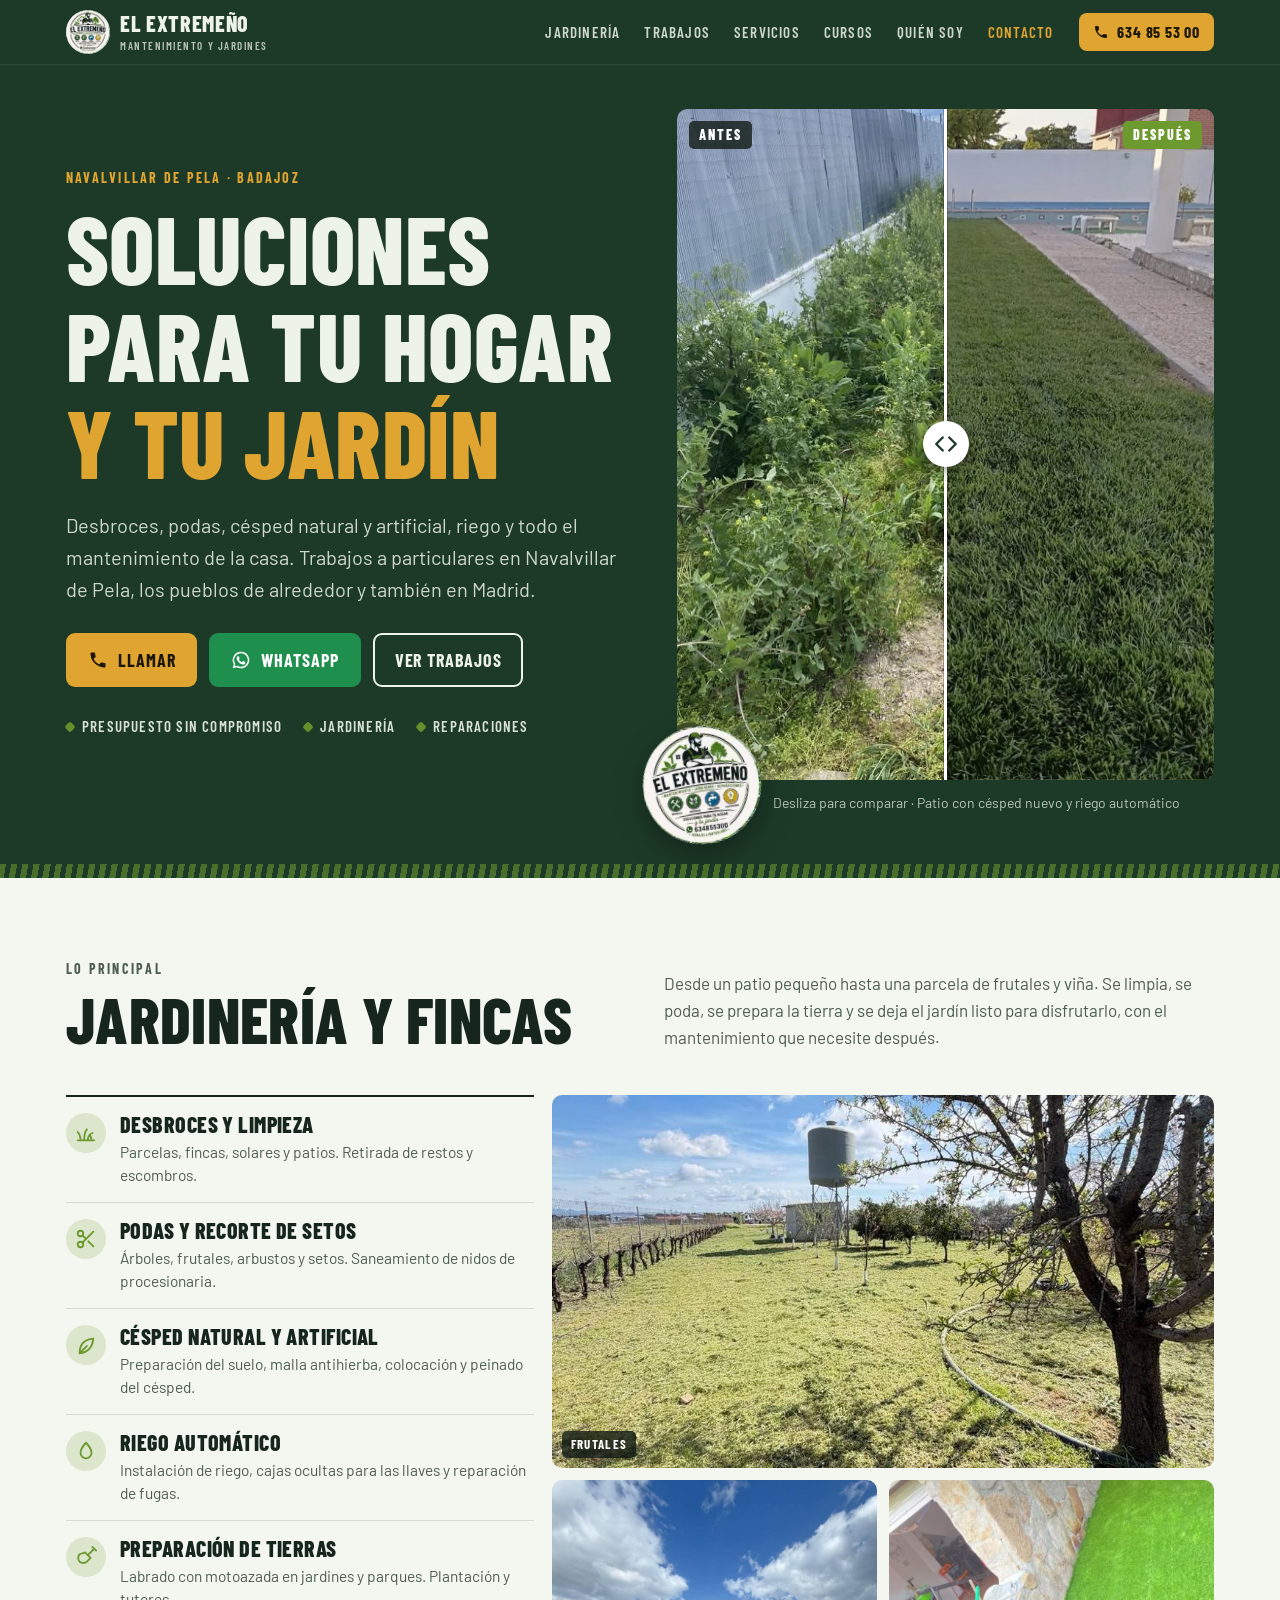
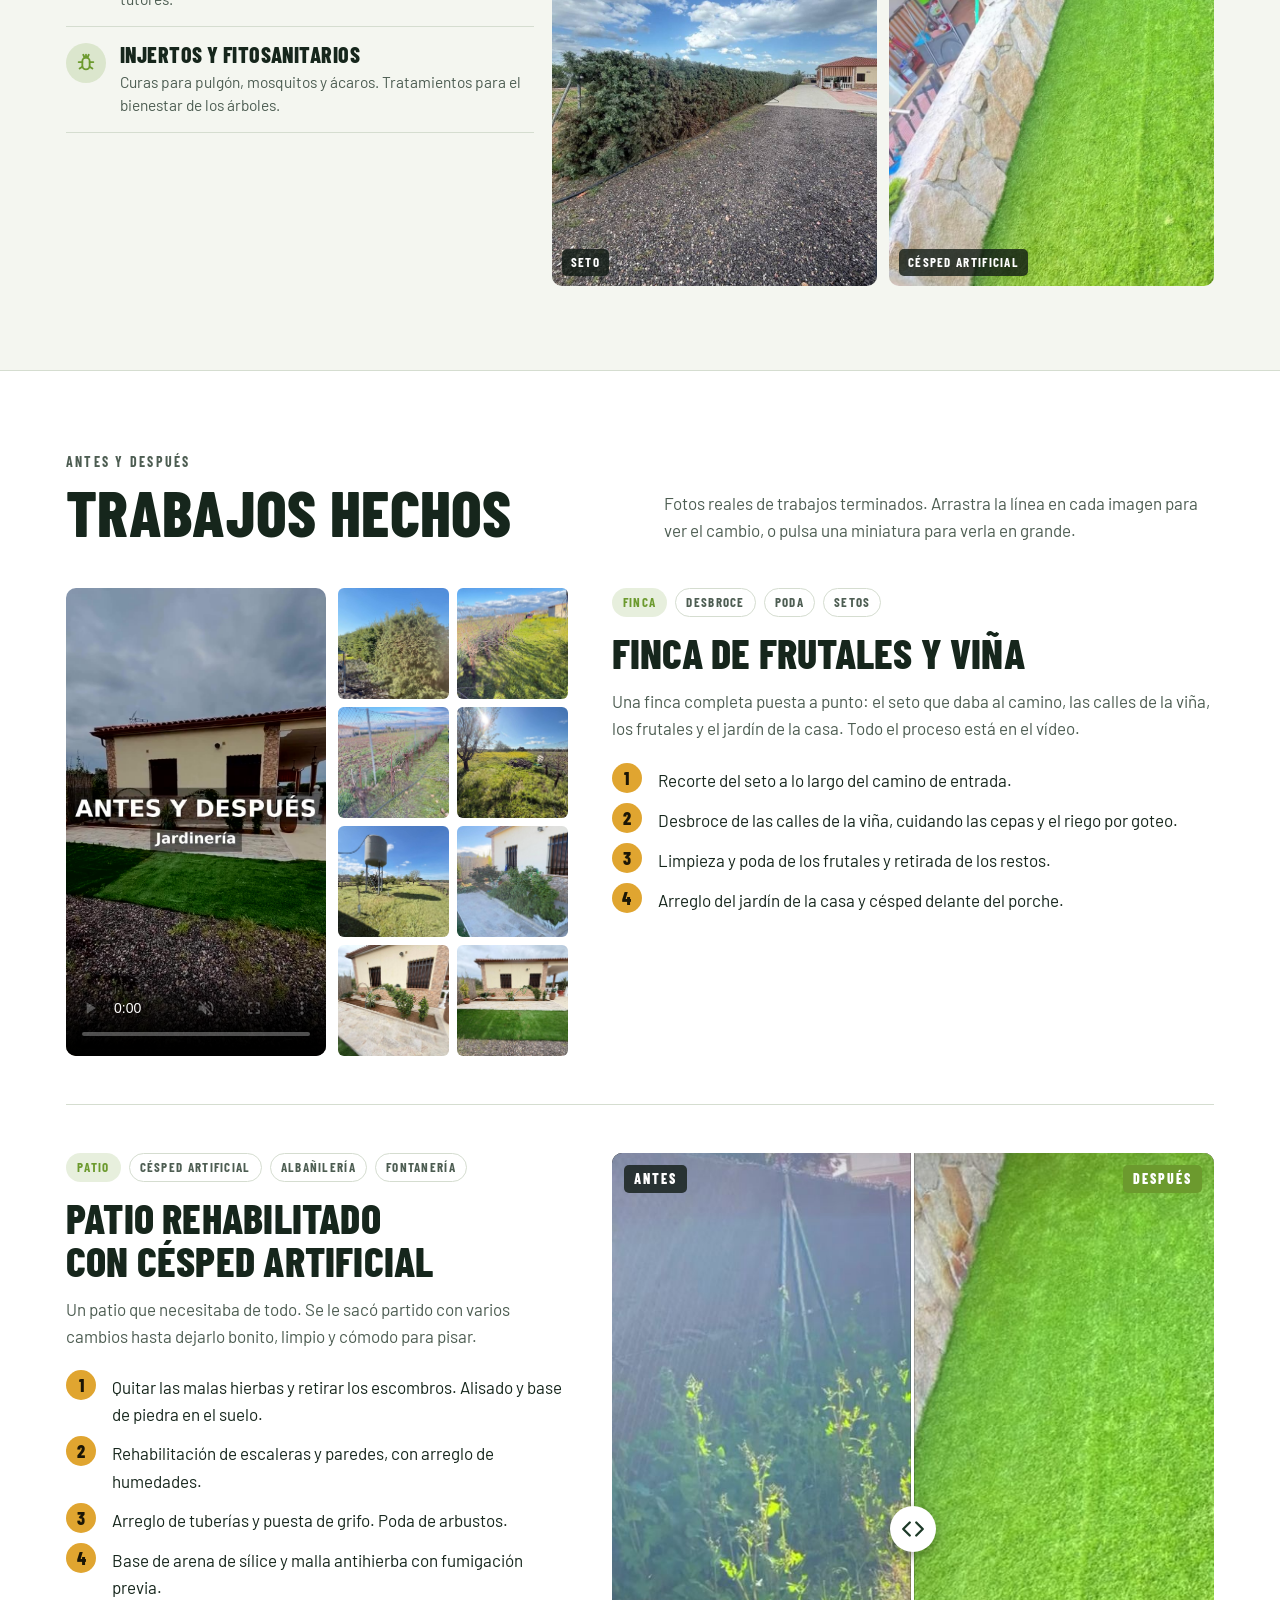
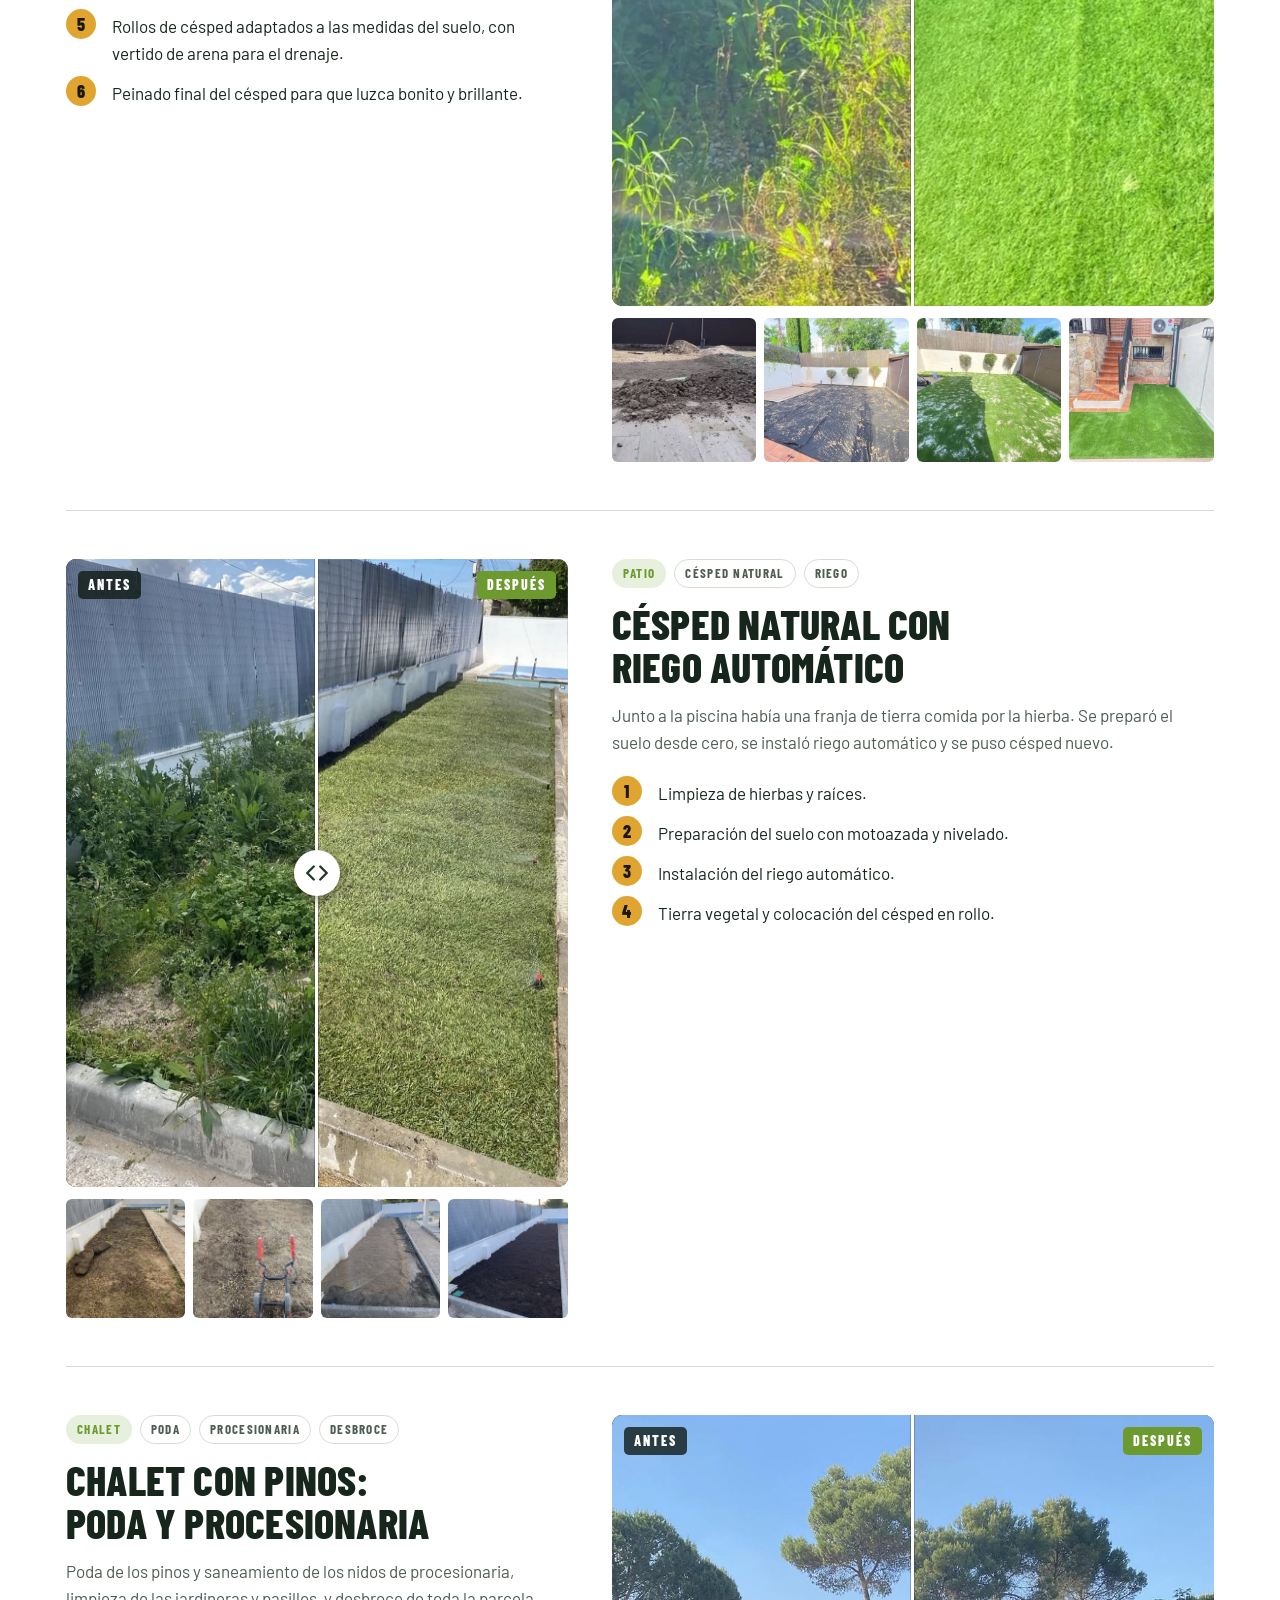
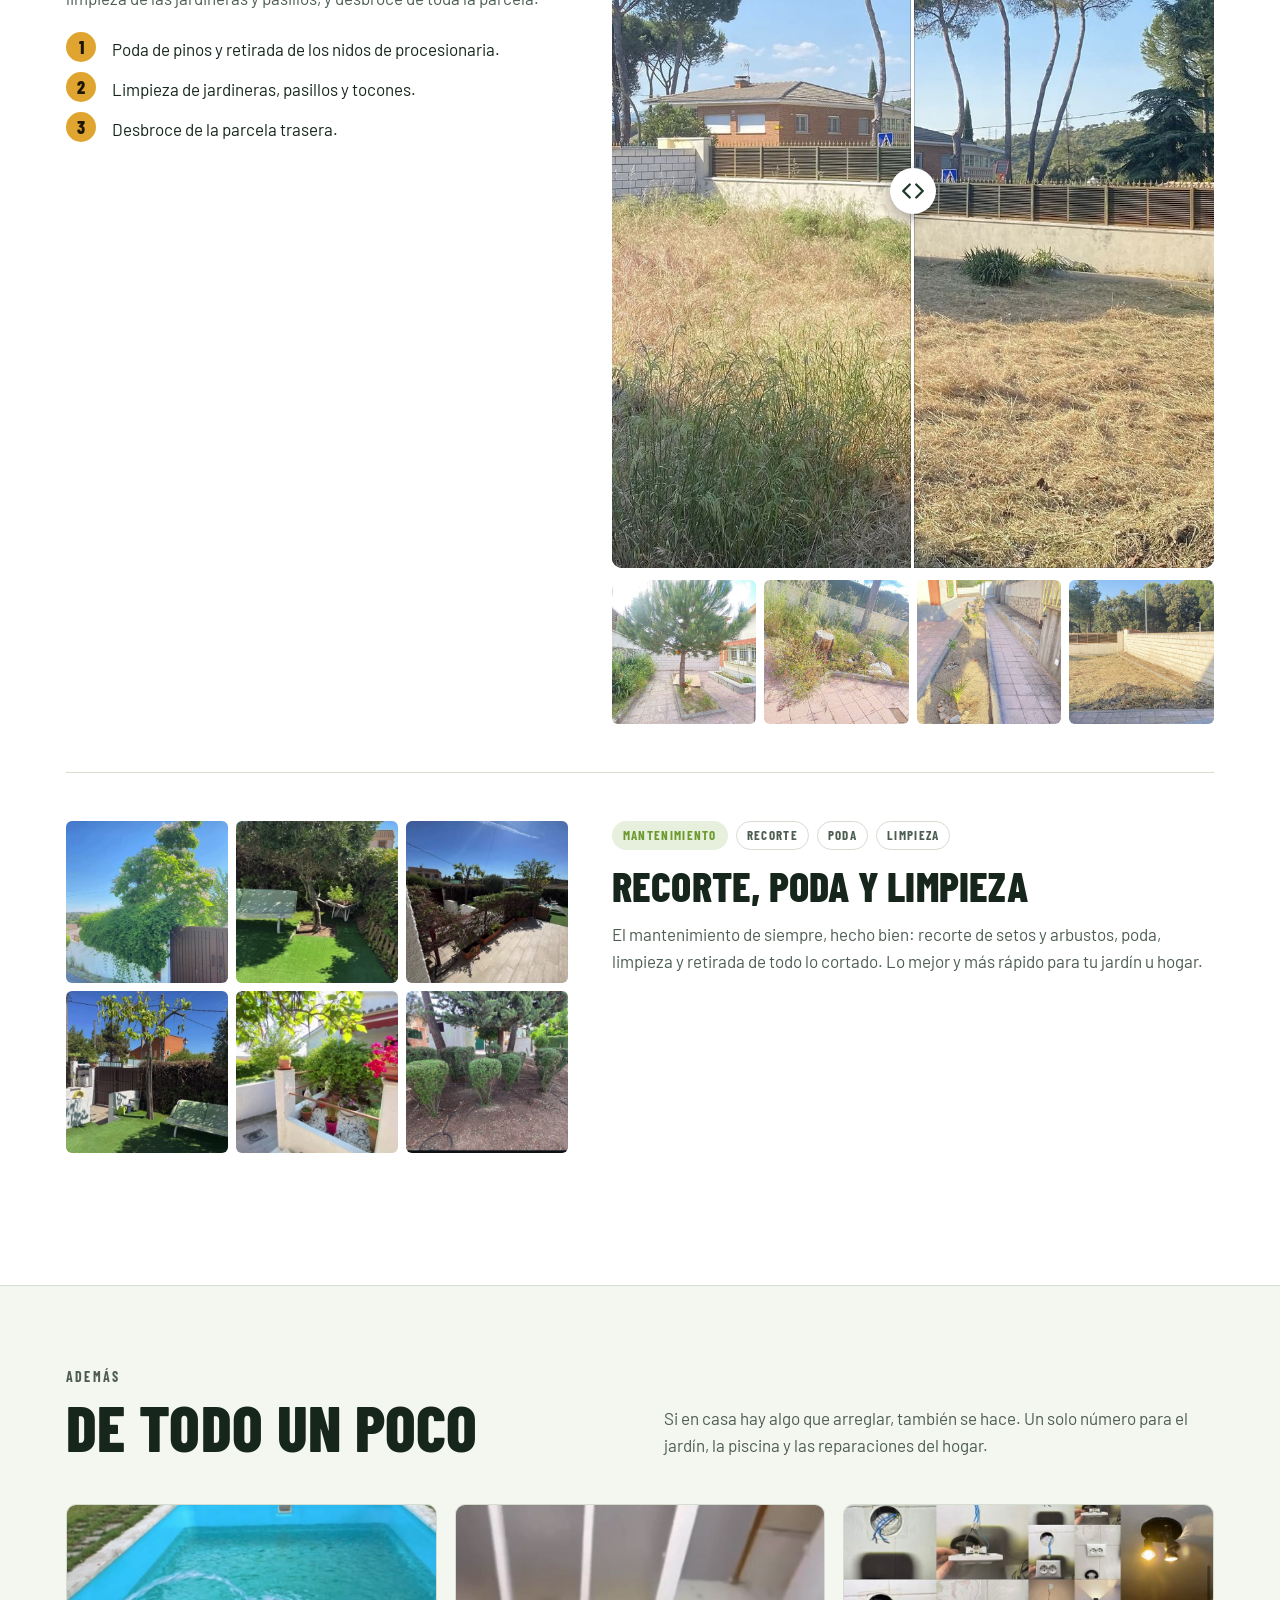
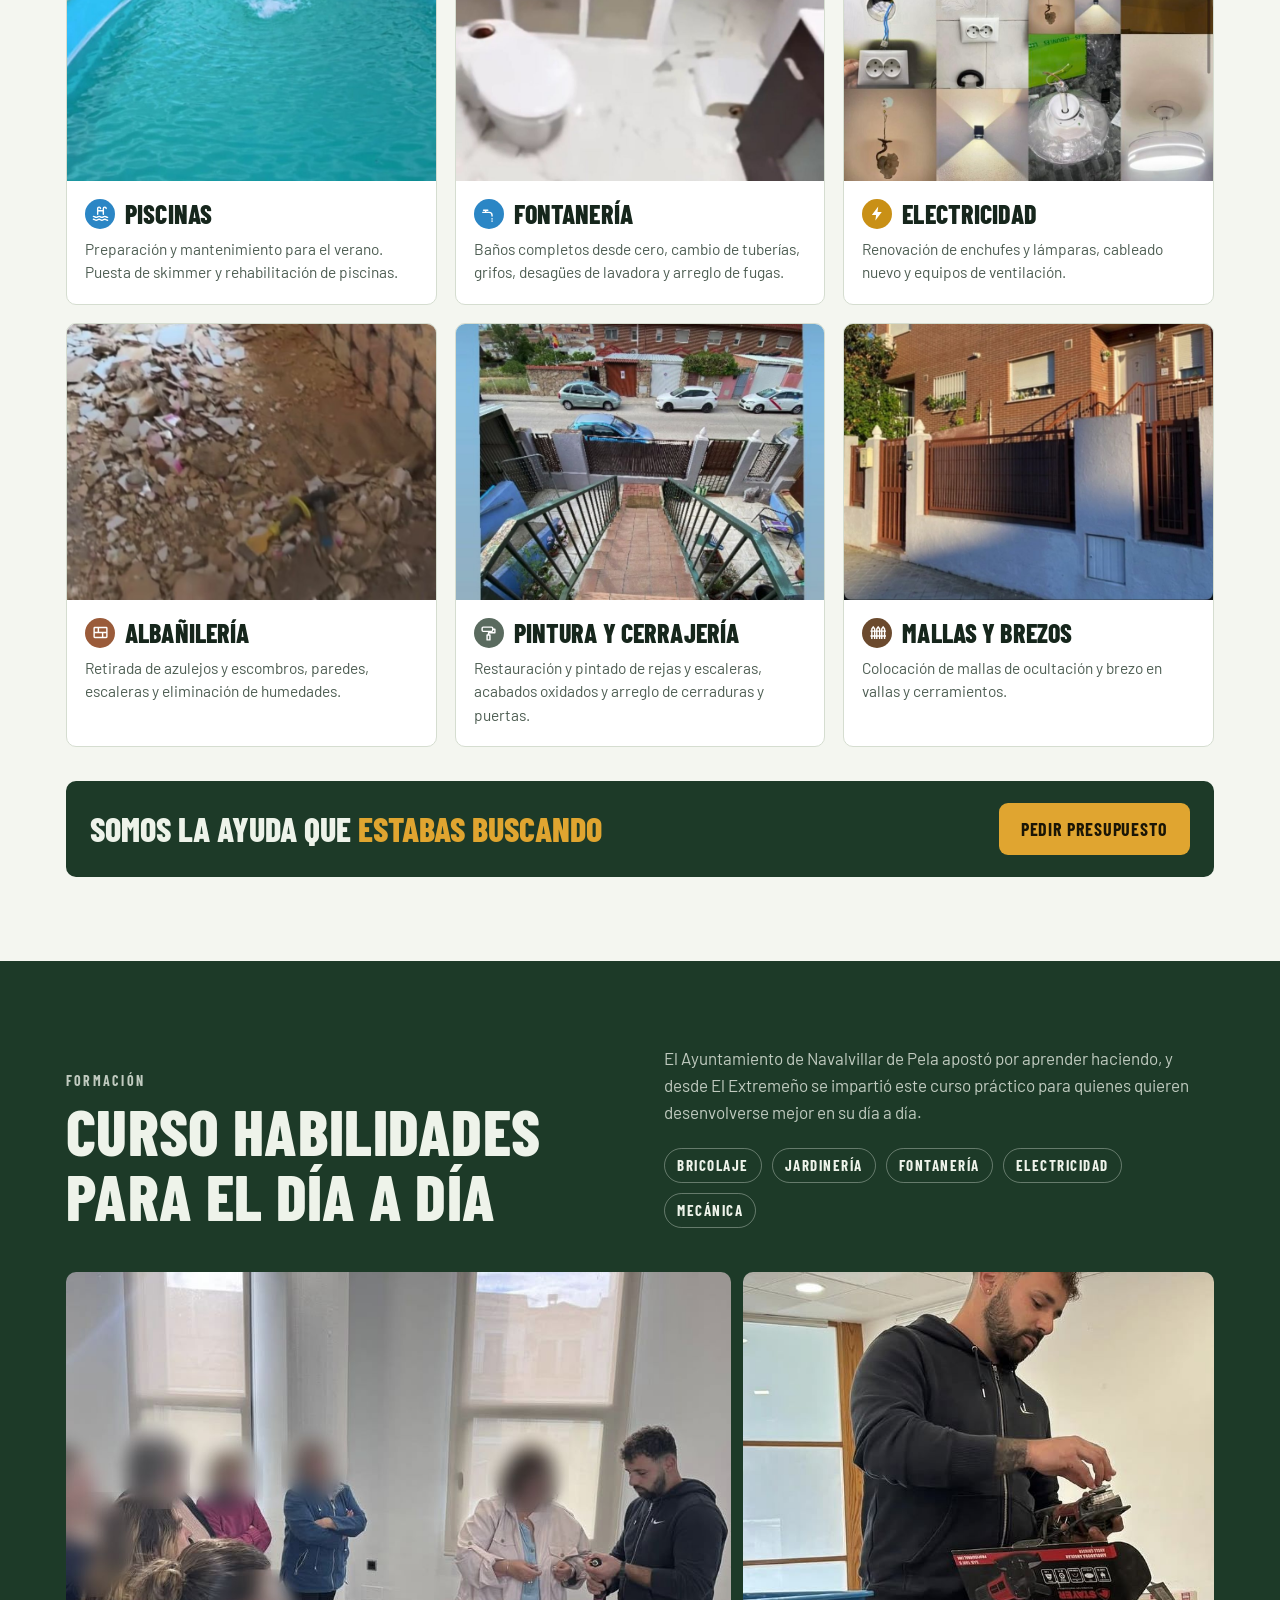
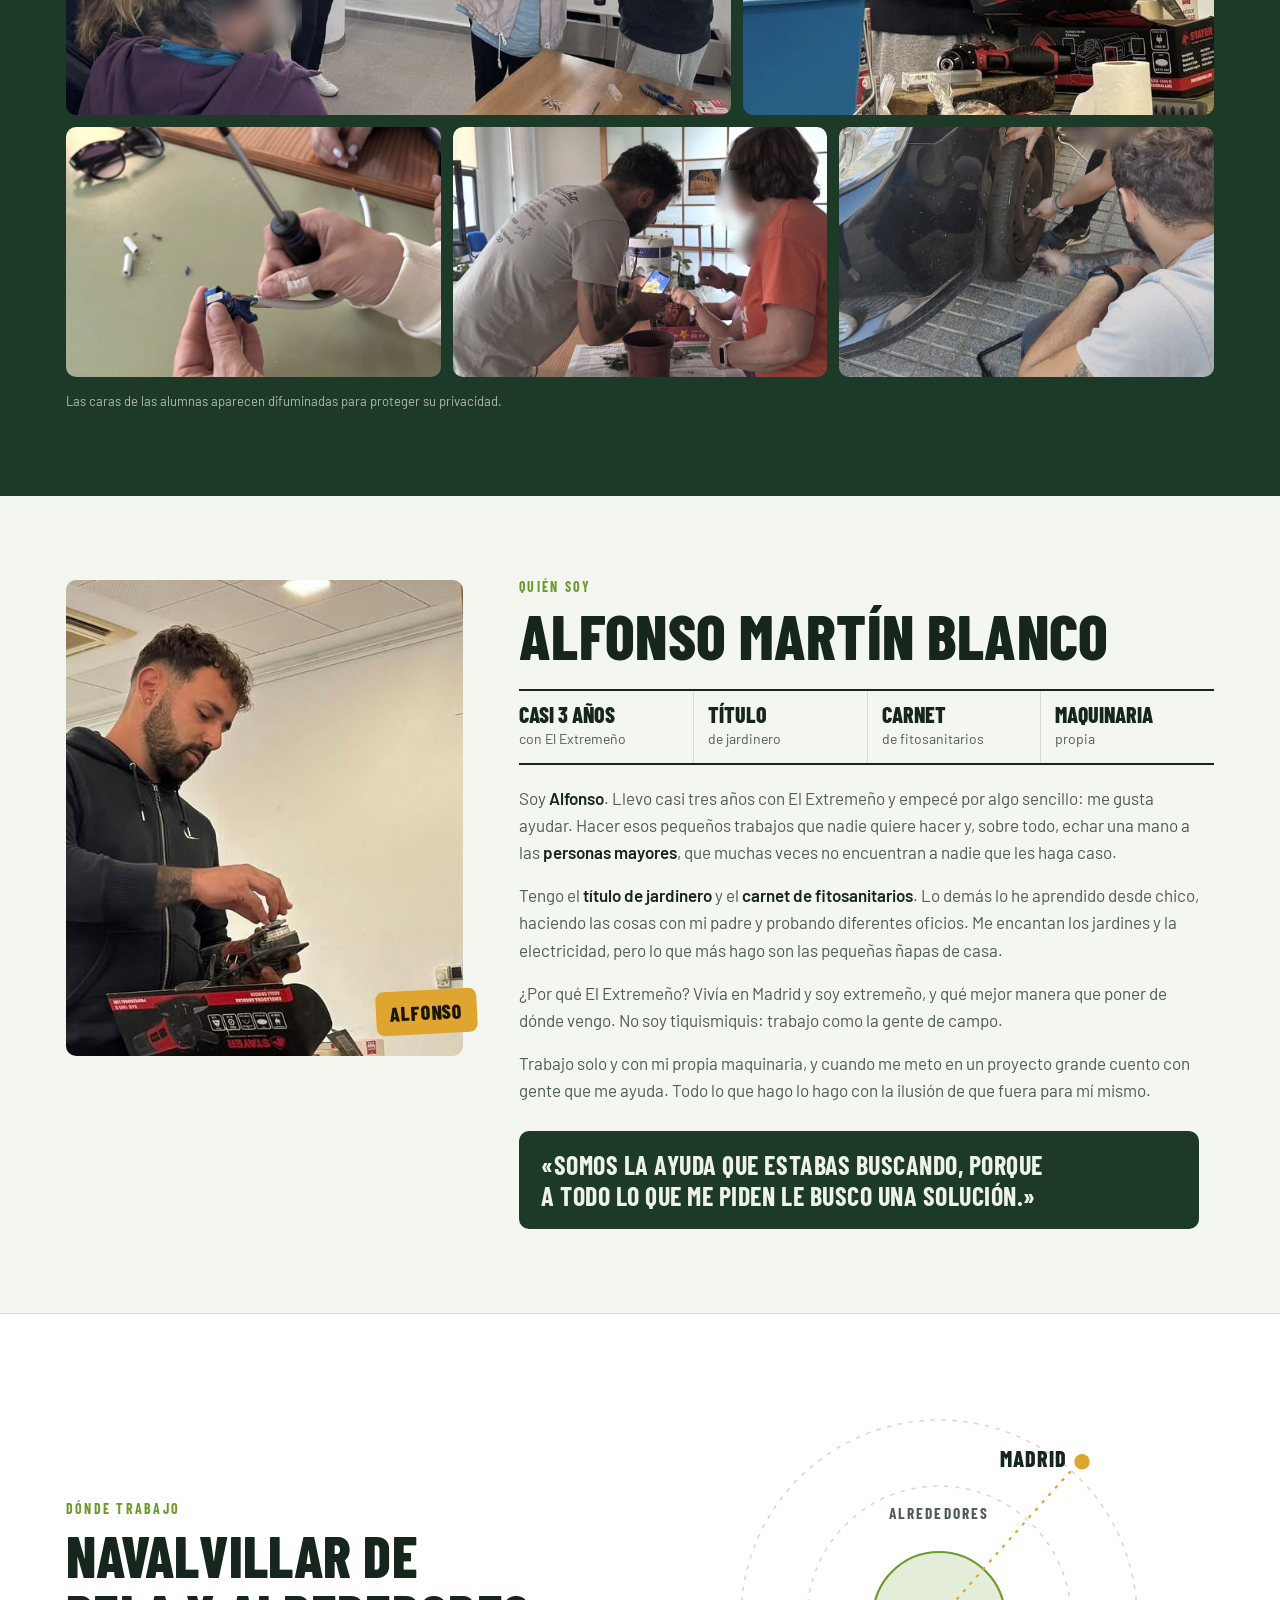
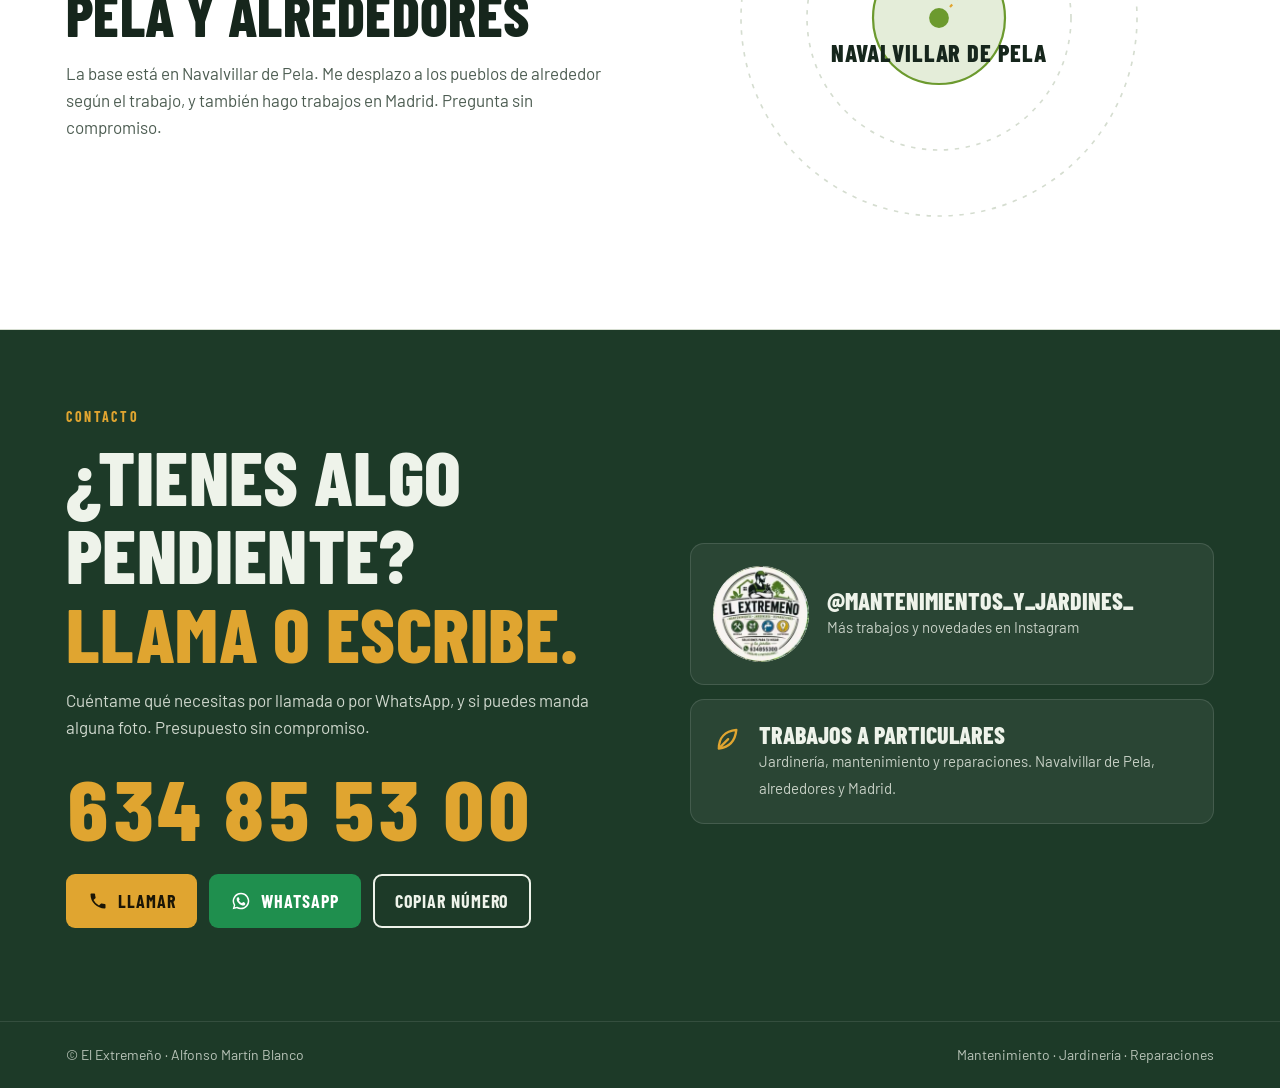
<file: index.html>
<!doctype html>
<html lang="es">
<head>
  <meta charset="utf-8">
  <meta name="viewport" content="width=device-width, initial-scale=1, viewport-fit=cover">
  <title>El Extremeño · Mantenimiento y Jardines</title>
  <meta name="description" content="Jardinería, mantenimiento y reparaciones en Navalvillar de Pela y alrededores. Alfonso Martín Blanco · 634 85 53 00">
  <meta name="theme-color" content="#1d3a28">
  <link rel="canonical" href="https://el-extremeno.evagallardor.workers.dev/">

  <!-- Iconos -->
  <link rel="icon" type="image/png" sizes="32x32" href="img/favicon-32.png">
  <link rel="apple-touch-icon" href="img/apple-touch-icon.png">

  <!-- Vista previa al compartir (WhatsApp, redes) -->
  <meta property="og:type" content="website">
  <meta property="og:locale" content="es_ES">
  <meta property="og:title" content="El Extremeño · Mantenimiento y Jardines">
  <meta property="og:description" content="Jardinería, mantenimiento y reparaciones en Navalvillar de Pela y alrededores. Llama o escribe al 634 85 53 00.">
  <meta property="og:url" content="https://el-extremeno.evagallardor.workers.dev/">
  <meta property="og:image" content="https://el-extremeno.evagallardor.workers.dev/img/og.jpg">

  <!-- Fuentes y estilos -->
  <link rel="preconnect" href="https://fonts.googleapis.com">
  <link rel="preconnect" href="https://fonts.gstatic.com" crossorigin>
  <link rel="stylesheet" href="https://fonts.googleapis.com/css2?family=Barlow+Condensed:wght@600;700;800&family=Barlow:ital,wght@0,400;0,500;0,600;1,400&display=swap">
  <link rel="stylesheet" href="css/styles.css">

  <!-- Datos del negocio para Google -->
  <script type="application/ld+json">
    {
      "@context": "https://schema.org",
      "@type": "LocalBusiness",
      "name": "El Extremeño · Mantenimiento y Jardines",
      "founder": "Alfonso Martín Blanco",
      "telephone": "+34634855300",
      "image": "https://el-extremeno.evagallardor.workers.dev/img/og.jpg",
      "url": "https://el-extremeno.evagallardor.workers.dev/",
      "address": {
        "@type": "PostalAddress",
        "addressLocality": "Navalvillar de Pela",
        "addressRegion": "Badajoz",
        "addressCountry": "ES"
      },
      "areaServed": [
        "Navalvillar de Pela",
        "Madrid"
      ],
      "sameAs": [
        "https://www.instagram.com/mantenimientos_y_jardines_/"
      ]
    }
  </script>
</head>
<body>

<!-- Iconos SVG reutilizables (se usan con <use href="#id">) -->
<svg class="sprite" width="0" height="0" aria-hidden="true">
  <symbol id="i-phone" viewBox="0 0 24 24"><path fill="currentColor" d="M6.6 10.8a15.1 15.1 0 0 0 6.6 6.6l2.2-2.2c.3-.3.7-.4 1-.2 1.1.4 2.3.6 3.6.6.6 0 1 .4 1 1V20c0 .6-.4 1-1 1A17 17 0 0 1 3 4c0-.6.4-1 1-1h3.5c.6 0 1 .4 1 1 0 1.3.2 2.5.6 3.6.1.3 0 .7-.2 1z"/></symbol>
  <symbol id="i-wa" viewBox="0 0 24 24"><path fill="currentColor" d="M12 2a10 10 0 0 0-8.6 15.1L2 22l5-1.3A10 10 0 1 0 12 2zm0 18.2c-1.5 0-3-.4-4.3-1.2l-.3-.2-3 .8.8-2.9-.2-.3A8.2 8.2 0 1 1 12 20.2zm4.5-6.1c-.2-.1-1.5-.7-1.7-.8-.2-.1-.4-.1-.6.1l-.8 1c-.1.2-.3.2-.5.1a6.7 6.7 0 0 1-3.3-2.9c-.3-.4.2-.4.7-1.4.1-.2 0-.3 0-.4l-.8-1.8c-.2-.5-.4-.4-.6-.4h-.5c-.2 0-.4.1-.7.3-.2.3-.9.9-.9 2.2s.9 2.5 1 2.7c.1.2 1.8 2.8 4.4 3.9 1.6.7 2.3.8 3.1.6.5-.1 1.5-.6 1.7-1.2.2-.6.2-1.1.2-1.2-.1-.1-.3-.2-.5-.3z"/></symbol>
  <symbol id="i-ig" viewBox="0 0 24 24"><path fill="currentColor" d="M12 7.3A4.7 4.7 0 1 0 12 16.7 4.7 4.7 0 0 0 12 7.3zm0 7.7a3 3 0 1 1 0-6 3 3 0 0 1 0 6zm6-7.9a1.1 1.1 0 1 1-2.2 0 1.1 1.1 0 0 1 2.2 0zM21.9 8c-.1-1.6-.4-3-1.6-4.2S17.6 2.2 16 2.1C14.4 2 9.6 2 8 2.1 6.4 2.2 5 2.5 3.8 3.7S2.2 6.4 2.1 8C2 9.6 2 14.4 2.1 16c.1 1.6.4 3 1.6 4.2S6.4 21.8 8 21.9c1.6.1 6.4.1 8 0 1.6-.1 3-.4 4.2-1.6s1.5-2.6 1.6-4.2c.1-1.6.1-6.4 0-8zm-2.1 9.8a3.3 3.3 0 0 1-1.8 1.8c-1.3.5-4.3.4-6 .4s-4.7.1-6-.4a3.3 3.3 0 0 1-1.8-1.8c-.5-1.3-.4-4.3-.4-5.8s-.1-4.7.4-6A3.3 3.3 0 0 1 6 4.3c1.3-.5 4.3-.4 6-.4s4.7-.1 6 .4a3.3 3.3 0 0 1 1.8 1.8c.5 1.3.4 4.3.4 5.9s.1 4.6-.4 5.8z"/></symbol>
  <symbol id="i-arrows" viewBox="0 0 24 24"><path fill="none" stroke="currentColor" stroke-width="2.2" stroke-linecap="round" stroke-linejoin="round" d="M9 6l-6 6 6 6M15 6l6 6-6 6"/></symbol>
  <symbol id="i-leaf" viewBox="0 0 24 24"><path fill="none" stroke="currentColor" stroke-width="2" stroke-linecap="round" stroke-linejoin="round" d="M5 21c0-9 5-15 15-16-1 10-7 15-15 16zM5 21l8-8"/></symbol>
  <symbol id="i-scissor" viewBox="0 0 24 24"><g fill="none" stroke="currentColor" stroke-width="2" stroke-linecap="round"><circle cx="6" cy="6" r="3"/><circle cx="6" cy="18" r="3"/><path d="M20 4 8.1 15.9M14.5 14.5 20 20M8.1 8.1 12 12"/></g></symbol>
  <symbol id="i-drop" viewBox="0 0 24 24"><path fill="none" stroke="currentColor" stroke-width="2" stroke-linejoin="round" d="M12 3s6 6.4 6 11a6 6 0 0 1-12 0c0-4.6 6-11 6-11z"/></symbol>
  <symbol id="i-grass" viewBox="0 0 24 24"><path fill="none" stroke="currentColor" stroke-width="2" stroke-linecap="round" d="M3 20h18M6 20c0-5-2-8-3-9M10 20c0-6 1-10 3-12M14 20c0-4 2-7 5-8M18 20c0-3-1-5-2-6"/></symbol>
  <symbol id="i-bug" viewBox="0 0 24 24"><g fill="none" stroke="currentColor" stroke-width="2" stroke-linecap="round"><rect x="8" y="6" width="8" height="13" rx="4"/><path d="M12 6V3M8 11H4M20 11h-4M8 16l-3 2M16 16l3 2M9 3l1.5 3M15 3l-1.5 3"/></g></symbol>
  <symbol id="i-shovel" viewBox="0 0 24 24"><g fill="none" stroke="currentColor" stroke-width="2" stroke-linecap="round" stroke-linejoin="round"><path d="M14 10 21 3M19 1l4 4"/><path d="M11 7l6 6-4 4c-2 2-6 2-8 0s-2-6 0-8z"/></g></symbol>
  <symbol id="i-pool" viewBox="0 0 24 24"><path fill="none" stroke="currentColor" stroke-width="2" stroke-linecap="round" d="M2 16c2 0 2 1.5 4 1.5S8 16 10 16s2 1.5 4 1.5 2-1.5 4-1.5 2 1.5 4 1.5M2 20c2 0 2 1.5 4 1.5S8 20 10 20s2 1.5 4 1.5 2-1.5 4-1.5 2 1.5 4 1.5M8 13V5a2 2 0 0 1 4 0M16 13V5a2 2 0 0 1 4 0M8 8h8"/></symbol>
  <symbol id="i-tap" viewBox="0 0 24 24"><path fill="none" stroke="currentColor" stroke-width="2" stroke-linecap="round" stroke-linejoin="round" d="M4 9h9a4 4 0 0 1 4 4v1M8 9V6M5 6h6M17 18v.5M17 21v.5"/></symbol>
  <symbol id="i-bolt" viewBox="0 0 24 24"><path fill="currentColor" d="M13 2 4 14h6l-1 8 9-12h-6z"/></symbol>
  <symbol id="i-brick" viewBox="0 0 24 24"><g fill="none" stroke="currentColor" stroke-width="2"><rect x="3" y="5" width="18" height="14" rx="1"/><path d="M3 12h18M9 5v7M15 12v7"/></g></symbol>
  <symbol id="i-roller" viewBox="0 0 24 24"><g fill="none" stroke="currentColor" stroke-width="2" stroke-linejoin="round"><rect x="3" y="3" width="15" height="6" rx="1.5"/><path d="M18 6h3v5h-9v3M10 14h4v7h-4z"/></g></symbol>
  <symbol id="i-fence" viewBox="0 0 24 24"><g fill="none" stroke="currentColor" stroke-width="2" stroke-linejoin="round"><path d="M4 21V7l2-3 2 3v14M11 21V7l2-3 2 3v14M18 21V7l2-3 2 3v14"/><path d="M2 10h22M2 17h22"/></g></symbol>
</svg>

<header class="top">
  <div class="wrap">
    <a class="brand" href="#inicio" aria-label="El Extremeño, inicio">
      <img src="img/logo.png" alt="" width="44" height="44">
      <span><b>El Extremeño</b><small>Mantenimiento y jardines</small></span>
    </a>
    <nav class="nav" id="nav" aria-label="Secciones">
      <a href="#jardineria">Jardinería</a>
      <a href="#trabajos">Trabajos</a>
      <a href="#servicios">Servicios</a>
      <a href="#cursos">Cursos</a>
      <a href="#quien">Quién soy</a>
      <a href="#contacto">Contacto</a>
    </nav>
    <a class="callbtn" href="tel:+34634855300"><svg aria-hidden="true"><use href="#i-phone"/></svg><span>634 85 53 00</span></a>
    <button class="menu-btn" type="button" id="menu-btn" aria-expanded="false" aria-controls="nav" aria-label="Abrir menú"><svg class="h" viewBox="0 0 24 24" aria-hidden="true"><path fill="none" stroke="currentColor" stroke-width="2.2" stroke-linecap="round" d="M4 7h16M4 12h16M4 17h16"/></svg><svg class="x" viewBox="0 0 24 24" aria-hidden="true"><path fill="none" stroke="currentColor" stroke-width="2.2" stroke-linecap="round" d="M6 6l12 12M18 6 6 18"/></svg></button>
  </div>
</header>

<main id="inicio">
  <section class="hero">
    <div class="wrap">
      <div>
        <p class="eyebrow eyebrow-sun">Navalvillar de Pela · Badajoz</p>
        <h1>Soluciones para tu hogar <em>y tu jardín</em></h1>
        <p class="lead">Desbroces, podas, césped natural y artificial, riego y todo el mantenimiento de la casa. Trabajos a particulares en Navalvillar de Pela, los pueblos de alrededor y también en Madrid.</p>
        <div class="ctas">
          <a class="btn btn-sun" href="tel:+34634855300"><svg aria-hidden="true"><use href="#i-phone"/></svg>Llamar</a>
          <a class="btn btn-wa" href="https://wa.me/34634855300" target="_blank" rel="noopener"><svg aria-hidden="true"><use href="#i-wa"/></svg>WhatsApp</a>
          <a class="btn btn-ghost" href="#trabajos">Ver trabajos</a>
        </div>
        <ul class="facts">
          <li>Presupuesto sin compromiso</li>
          <li>Jardinería</li>
          <li>Reparaciones</li>
        </ul>
      </div>
      <figure class="hero-media">
        <div class="ba" data-ba>
          <img src="img/patio-01.jpg" alt="Patio lleno de malas hierbas antes del trabajo">
          <img class="after" src="img/patio-10.jpg" alt="El mismo patio con césped nuevo">
          <span class="tag l">Antes</span><span class="tag r">Después</span>
          <span class="bar"></span><span class="knob"><svg aria-hidden="true"><use href="#i-arrows"/></svg></span>
          <input type="range" min="0" max="100" value="50" aria-label="Comparar antes y después del patio" id="ba-hero">
        </div>
        <img class="seal" src="img/logo.png" alt="Sello de El Extremeño">
        <figcaption>Desliza para comparar · Patio con césped nuevo y riego automático</figcaption>
      </figure>
    </div>
  </section>

  <!-- ===================== JARDINERÍA ===================== -->
  <section id="jardineria">
    <div class="wrap">
      <div class="sec-head">
        <div>
          <p class="eyebrow">Lo principal</p>
          <h2>Jardinería y fincas</h2>
        </div>
        <p>Desde un patio pequeño hasta una parcela de frutales y viña. Se limpia, se poda, se prepara la tierra y se deja el jardín listo para disfrutarlo, con el mantenimiento que necesite después.</p>
      </div>
      <div class="garden">
        <ul class="svc-list">
          <li><span class="ic"><svg><use href="#i-grass"/></svg></span><h3>Desbroces y limpieza</h3><p>Parcelas, fincas, solares y patios. Retirada de restos y escombros.</p></li>
          <li><span class="ic"><svg><use href="#i-scissor"/></svg></span><h3>Podas y recorte de setos</h3><p>Árboles, frutales, arbustos y setos. Saneamiento de nidos de procesionaria.</p></li>
          <li><span class="ic"><svg><use href="#i-leaf"/></svg></span><h3>Césped natural y artificial</h3><p>Preparación del suelo, malla antihierba, colocación y peinado del césped.</p></li>
          <li><span class="ic"><svg><use href="#i-drop"/></svg></span><h3>Riego automático</h3><p>Instalación de riego, cajas ocultas para las llaves y reparación de fugas.</p></li>
          <li><span class="ic"><svg><use href="#i-shovel"/></svg></span><h3>Preparación de tierras</h3><p>Labrado con motoazada en jardines y parques. Plantación y tutores.</p></li>
          <li><span class="ic"><svg><use href="#i-bug"/></svg></span><h3>Injertos y fitosanitarios</h3><p>Curas para pulgón, mosquitos y ácaros. Tratamientos para el bienestar de los árboles.</p></li>
        </ul>
        <div class="garden-photos">
          <figure><img src="img/finca-frutales-despues.jpg" alt="Finca de frutales con la hierba recién desbrozada" loading="lazy"><figcaption>Frutales</figcaption></figure>
          <figure><img src="img/finca-seto-despues.jpg" alt="Seto largo recién recortado junto al camino" loading="lazy"><figcaption>Seto</figcaption></figure>
          <figure><img src="img/art-d2.jpg" alt="Pasillo con césped artificial nuevo" loading="lazy"><figcaption>Césped artificial</figcaption></figure>
        </div>
      </div>
    </div>
  </section>

  <!-- ===================== TRABAJOS ===================== -->
  <section id="trabajos" class="works">
    <div class="wrap">
      <div class="sec-head">
        <div>
          <p class="eyebrow">Antes y después</p>
          <h2>Trabajos hechos</h2>
        </div>
        <p>Fotos reales de trabajos terminados. Arrastra la línea en cada imagen para ver el cambio, o pulsa una miniatura para verla en grande.</p>
      </div>

      <article class="work">
        <div class="work-media">
          <div class="reel">
            <video src="video/reel.mp4" poster="img/reel-poster.jpg" muted loop playsinline controls preload="none" aria-label="Vídeo del antes y después de la finca"></video>
            <div class="thumbs" data-gallery="Finca de frutales y viña">
              <button><img src="img/finca-seto-antes.jpg" alt="Seto sin recortar" loading="lazy"></button>
              <button><img src="img/finca-vinas-antes.jpg" alt="Viña con hierba alta" loading="lazy"></button>
              <button><img src="img/finca-vinas-despues.jpg" alt="Viña desbrozada" loading="lazy"></button>
              <button><img src="img/finca-frutales-antes.jpg" alt="Frutales con hierba alta" loading="lazy"></button>
              <button><img src="img/finca-deposito.jpg" alt="Finca limpia junto al depósito de agua" loading="lazy"></button>
              <button><img src="img/finca-casa-antes.jpg" alt="Jardín de la casa antes" loading="lazy"></button>
              <button><img src="img/finca-casa-despues.jpg" alt="Jardín de la casa después" loading="lazy"></button>
              <button><img src="img/finca-casa-cesped.jpg" alt="Césped delante de la casa" loading="lazy"></button>
            </div>
          </div>
        </div>
        <div class="work-body">
          <div class="meta"><span class="chip g">Finca</span><span class="chip">Desbroce</span><span class="chip">Poda</span><span class="chip">Setos</span></div>
          <h3>Finca de frutales y viña</h3>
          <p class="intro">Una finca completa puesta a punto: el seto que daba al camino, las calles de la viña, los frutales y el jardín de la casa. Todo el proceso está en el vídeo.</p>
          <ol class="steps">
            <li>Recorte del seto a lo largo del camino de entrada.</li>
            <li>Desbroce de las calles de la viña, cuidando las cepas y el riego por goteo.</li>
            <li>Limpieza y poda de los frutales y retirada de los restos.</li>
            <li>Arreglo del jardín de la casa y césped delante del porche.</li>
          </ol>
        </div>
      </article>

      <article class="work">
        <div class="work-media">
          <div class="ba" data-ba>
            <img src="img/art-antes.jpg" alt="Pasillo lateral lleno de hierba seca" loading="lazy">
            <img class="after" src="img/art-d2.jpg" alt="El pasillo con césped artificial" loading="lazy">
            <span class="tag l">Antes</span><span class="tag r">Después</span>
            <span class="bar"></span><span class="knob"><svg aria-hidden="true"><use href="#i-arrows"/></svg></span>
            <input type="range" min="0" max="100" value="50" aria-label="Comparar antes y después del patio con césped artificial" id="ba-art">
          </div>
          <div class="thumbs" data-gallery="Patio con césped artificial">
            <button><img src="img/art-obra1.jpg" alt="Retirada de escombros y tierra" loading="lazy"></button>
            <button><img src="img/art-d1.jpg" alt="Malla antihierba colocada en el patio" loading="lazy"></button>
            <button><img src="img/art-d4.jpg" alt="Arena de sílice sobre el césped" loading="lazy"></button>
            <button><img src="img/art-d3.jpg" alt="Patio terminado con césped artificial" loading="lazy"></button>
          </div>
        </div>
        <div class="work-body">
          <div class="meta"><span class="chip g">Patio</span><span class="chip">Césped artificial</span><span class="chip">Albañilería</span><span class="chip">Fontanería</span></div>
          <h3>Patio rehabilitado con césped artificial</h3>
          <p class="intro">Un patio que necesitaba de todo. Se le sacó partido con varios cambios hasta dejarlo bonito, limpio y cómodo para pisar.</p>
          <ol class="steps">
            <li>Quitar las malas hierbas y retirar los escombros. Alisado y base de piedra en el suelo.</li>
            <li>Rehabilitación de escaleras y paredes, con arreglo de humedades.</li>
            <li>Arreglo de tuberías y puesta de grifo. Poda de arbustos.</li>
            <li>Base de arena de sílice y malla antihierba con fumigación previa.</li>
            <li>Rollos de césped adaptados a las medidas del suelo, con vertido de arena para el drenaje.</li>
            <li>Peinado final del césped para que luzca bonito y brillante.</li>
          </ol>
        </div>
      </article>

      <article class="work">
        <div class="work-media">
          <div class="ba" data-ba>
            <img src="img/patio-02.jpg" alt="Patio con hierbas altas junto a la piscina" loading="lazy">
            <img class="after" src="img/patio-08.jpg" alt="Patio con césped natural recién puesto" loading="lazy">
            <span class="tag l">Antes</span><span class="tag r">Después</span>
            <span class="bar"></span><span class="knob"><svg aria-hidden="true"><use href="#i-arrows"/></svg></span>
            <input type="range" min="0" max="100" value="50" aria-label="Comparar antes y después del patio con césped natural" id="ba-nat">
          </div>
          <div class="thumbs" data-gallery="Césped natural con riego automático">
            <button><img src="img/patio-03.jpg" alt="Tierra limpia tras retirar las hierbas" loading="lazy"></button>
            <button><img src="img/patio-04.jpg" alt="Motoazada preparando el suelo" loading="lazy"></button>
            <button><img src="img/patio-06.jpg" alt="Tubería de riego automático instalada" loading="lazy"></button>
            <button><img src="img/patio-07.jpg" alt="Tierra vegetal extendida" loading="lazy"></button>
          </div>
        </div>
        <div class="work-body">
          <div class="meta"><span class="chip g">Patio</span><span class="chip">Césped natural</span><span class="chip">Riego</span></div>
          <h3>Césped natural con riego automático</h3>
          <p class="intro">Junto a la piscina había una franja de tierra comida por la hierba. Se preparó el suelo desde cero, se instaló riego automático y se puso césped nuevo.</p>
          <ol class="steps">
            <li>Limpieza de hierbas y raíces.</li>
            <li>Preparación del suelo con motoazada y nivelado.</li>
            <li>Instalación del riego automático.</li>
            <li>Tierra vegetal y colocación del césped en rollo.</li>
          </ol>
        </div>
      </article>

      <article class="work">
        <div class="work-media">
          <div class="ba" data-ba>
            <img src="img/chalet-12.jpg" alt="Parcela con hierba alta bajo los pinos" loading="lazy">
            <img class="after" src="img/chalet-13.jpg" alt="La misma parcela desbrozada" loading="lazy">
            <span class="tag l">Antes</span><span class="tag r">Después</span>
            <span class="bar"></span><span class="knob"><svg aria-hidden="true"><use href="#i-arrows"/></svg></span>
            <input type="range" min="0" max="100" value="50" aria-label="Comparar antes y después del desbroce de la parcela" id="ba-pinos">
          </div>
          <div class="thumbs" data-gallery="Chalet con pinos">
            <button><img src="img/chalet-01.jpg" alt="Pino podado en el patio" loading="lazy"></button>
            <button><img src="img/chalet-05.jpg" alt="Jardinera con hierba antes de limpiar" loading="lazy"></button>
            <button><img src="img/chalet-07.jpg" alt="Pasillo lateral limpio y plantado" loading="lazy"></button>
            <button><img src="img/chalet-14.jpg" alt="Parcela terminada" loading="lazy"></button>
          </div>
        </div>
        <div class="work-body">
          <div class="meta"><span class="chip g">Chalet</span><span class="chip">Poda</span><span class="chip">Procesionaria</span><span class="chip">Desbroce</span></div>
          <h3>Chalet con pinos: poda y procesionaria</h3>
          <p class="intro">Poda de los pinos y saneamiento de los nidos de procesionaria, limpieza de las jardineras y pasillos, y desbroce de toda la parcela.</p>
          <ol class="steps">
            <li>Poda de pinos y retirada de los nidos de procesionaria.</li>
            <li>Limpieza de jardineras, pasillos y tocones.</li>
            <li>Desbroce de la parcela trasera.</li>
          </ol>
        </div>
      </article>

      <article class="work">
        <div class="work-media">
          <div class="thumbs thumbs-3" data-gallery="Recorte, poda y limpieza">
            <button><img src="img/rec1.jpg" alt="Jardín con césped y banco tras la limpieza" loading="lazy"></button>
            <button><img src="img/rec2.jpg" alt="Jardín recortado con zona de descanso" loading="lazy"></button>
            <button><img src="img/rec5.jpg" alt="Seto y árbol recortados junto a la puerta" loading="lazy"></button>
            <button><img src="img/rec3.jpg" alt="Patio con flores y plantas" loading="lazy"></button>
            <button><img src="img/rec4.jpg" alt="Terraza con vistas tras la poda" loading="lazy"></button>
            <button><img src="img/s-recorte.jpg" alt="Arbustos recortados en bola" loading="lazy"></button>
          </div>
        </div>
        <div class="work-body">
          <div class="meta"><span class="chip g">Mantenimiento</span><span class="chip">Recorte</span><span class="chip">Poda</span><span class="chip">Limpieza</span></div>
          <h3>Recorte, poda y limpieza</h3>
          <p class="intro">El mantenimiento de siempre, hecho bien: recorte de setos y arbustos, poda, limpieza y retirada de todo lo cortado. Lo mejor y más rápido para tu jardín u hogar.</p>
        </div>
      </article>
    </div>
  </section>

  <!-- ===================== OTROS SERVICIOS ===================== -->
  <section id="servicios">
    <div class="wrap">
      <div class="sec-head">
        <div>
          <p class="eyebrow">Además</p>
          <h2>De todo un poco</h2>
        </div>
        <p>Si en casa hay algo que arreglar, también se hace. Un solo número para el jardín, la piscina y las reparaciones del hogar.</p>
      </div>
      <div class="trades">
        <article class="trade"><div class="ph"><img src="img/s-piscina.jpg" alt="Piscina limpia y llenándose" loading="lazy"></div><div class="tx"><h3><i class="ic-water"><svg><use href="#i-pool"/></svg></i>Piscinas</h3><p>Preparación y mantenimiento para el verano. Puesta de skimmer y rehabilitación de piscinas.</p></div></article>
        <article class="trade"><div class="ph"><img src="img/s-bano.jpg" alt="Baño reformado con inodoro nuevo" loading="lazy"></div><div class="tx"><h3><i class="ic-water"><svg><use href="#i-tap"/></svg></i>Fontanería</h3><p>Baños completos desde cero, cambio de tuberías, grifos, desagües de lavadora y arreglo de fugas.</p></div></article>
        <article class="trade"><div class="ph"><img src="img/elec-collage.jpg" alt="Enchufes y lámparas instalados" loading="lazy"></div><div class="tx"><h3><i class="ic-power"><svg><use href="#i-bolt"/></svg></i>Electricidad</h3><p>Renovación de enchufes y lámparas, cableado nuevo y equipos de ventilación.</p></div></article>
        <article class="trade"><div class="ph"><img src="img/s-azulejos.jpg" alt="Pared con azulejos retirados" loading="lazy"></div><div class="tx"><h3><i class="ic-brick"><svg><use href="#i-brick"/></svg></i>Albañilería</h3><p>Retirada de azulejos y escombros, paredes, escaleras y eliminación de humedades.</p></div></article>
        <article class="trade"><div class="ph"><img src="img/s-pintura.jpg" alt="Escalera metálica restaurada y pintada" loading="lazy"></div><div class="tx"><h3><i class="ic-paint"><svg><use href="#i-roller"/></svg></i>Pintura y cerrajería</h3><p>Restauración y pintado de rejas y escaleras, acabados oxidados y arreglo de cerraduras y puertas.</p></div></article>
        <article class="trade"><div class="ph"><img src="img/s-mallas.jpg" alt="Valla con malla de brezo colocada" loading="lazy"></div><div class="tx"><h3><i class="ic-fence"><svg><use href="#i-fence"/></svg></i>Mallas y brezos</h3><p>Colocación de mallas de ocultación y brezo en vallas y cerramientos.</p></div></article>
      </div>
      <div class="motto">
        <p>Somos la ayuda que <span>estabas buscando</span></p>
        <a class="btn btn-sun" href="#contacto">Pedir presupuesto</a>
      </div>
    </div>
  </section>

  <!-- ===================== CURSOS ===================== -->
  <section id="cursos" class="courses">
    <div class="wrap">
      <div class="sec-head">
        <div>
          <p class="eyebrow">Formación</p>
          <h2>Curso Habilidades para el día a día</h2>
        </div>
        <div>
          <p>El Ayuntamiento de Navalvillar de Pela apostó por aprender haciendo, y desde El Extremeño se impartió este curso práctico para quienes quieren desenvolverse mejor en su día a día.</p>
          <div class="modules"><span>Bricolaje</span><span>Jardinería</span><span>Fontanería</span><span>Electricidad</span><span>Mecánica</span></div>
        </div>
      </div>
      <div class="c-grid" data-gallery="Curso Habilidades para el día a día">
        <figure class="a"><img src="img/curso-grupo.jpg" alt="Alfonso explicando una instalación al grupo" loading="lazy"></figure>
        <figure class="b"><img src="img/curso-herramientas.jpg" alt="Alfonso preparando las herramientas del curso" loading="lazy"></figure>
        <figure class="c"><img src="img/curso-manos.jpg" alt="Práctica de electricidad con destornillador" loading="lazy"></figure>
        <figure class="c"><img src="img/curso-plantas.jpg" alt="Clase de jardinería con plantas" loading="lazy"></figure>
        <figure class="c"><img src="img/curso-mecanica.jpg" alt="Práctica de mecánica cambiando una rueda" loading="lazy"></figure>
      </div>
      <p class="privacy">Las caras de las alumnas aparecen difuminadas para proteger su privacidad.</p>
    </div>
  </section>

  <!-- ===================== QUIÉN SOY ===================== -->
  <section id="quien" class="about">
    <div class="wrap">
      <figure class="portrait">
        <img src="img/alfonso.jpg" alt="Alfonso Martín Blanco con sus herramientas" loading="lazy">
        <span class="sig">Alfonso</span>
      </figure>
      <div>
        <p class="eyebrow">Quién soy</p>
        <h2>Alfonso Martín Blanco</h2>
        <ul class="facts-about">
          <li><b>Casi 3 años</b><span>con El Extremeño</span></li>
          <li><b>Título</b><span>de jardinero</span></li>
          <li><b>Carnet</b><span>de fitosanitarios</span></li>
          <li><b>Maquinaria</b><span>propia</span></li>
        </ul>
        <div class="txt">
          <p>Soy <strong>Alfonso</strong>. Llevo casi tres años con El Extremeño y empecé por algo sencillo: me gusta ayudar. Hacer esos pequeños trabajos que nadie quiere hacer y, sobre todo, echar una mano a las <strong>personas mayores</strong>, que muchas veces no encuentran a nadie que les haga caso.</p>
          <p>Tengo el <strong>título de jardinero</strong> y el <strong>carnet de fitosanitarios</strong>. Lo demás lo he aprendido desde chico, haciendo las cosas con mi padre y probando diferentes oficios. Me encantan los jardines y la electricidad, pero lo que más hago son las pequeñas ñapas de casa.</p>
          <p>¿Por qué El Extremeño? Vivía en Madrid y soy extremeño, y qué mejor manera que poner de dónde vengo. No soy tiquismiquis: trabajo como la gente de campo.</p>
          <p>Trabajo solo y con mi propia maquinaria, y cuando me meto en un proyecto grande cuento con gente que me ayuda. Todo lo que hago lo hago con la ilusión de que fuera para mí mismo.</p>
        </div>
        <blockquote class="about-quote">
          <p>«Somos la ayuda que estabas buscando, porque a todo lo que me piden le busco una solución.»</p>
        </blockquote>
      </div>
    </div>
  </section>

  <!-- ===================== ZONA ===================== -->
  <section class="zone" aria-labelledby="zona-t">
    <div class="wrap">
      <div>
        <p class="eyebrow">Dónde trabajo</p>
        <h2 id="zona-t">Navalvillar de Pela y alrededores</h2>
        <p class="txt">La base está en Navalvillar de Pela. Me desplazo a los pueblos de alrededor según el trabajo, y también hago trabajos en Madrid. Pregunta sin compromiso.</p>
      </div>
      <div class="radar" aria-hidden="true">
        <svg viewBox="0 0 400 400">
          <circle cx="200" cy="200" r="180" fill="none" stroke="var(--line)" stroke-width="1.5" stroke-dasharray="4 6"/>
          <circle cx="200" cy="200" r="120" fill="none" stroke="var(--line)" stroke-width="1.5" stroke-dasharray="4 6"/>
          <circle cx="200" cy="200" r="60" fill="color-mix(in srgb, var(--grass) 18%, transparent)" stroke="var(--grass)" stroke-width="2"/>
          <circle cx="200" cy="200" r="9" fill="var(--grass)"/>
          <text x="200" y="240" text-anchor="middle" fill="var(--ink)" class="radar-main">Navalvillar de Pela</text>
          <text x="200" y="110" text-anchor="middle" fill="var(--muted)" class="radar-sub">ALREDEDORES</text>
          <g transform="translate(330 58)">
            <circle r="7" fill="var(--sun)"/>
            <text x="-14" y="5" text-anchor="end" fill="var(--ink)" class="radar-city">MADRID</text>
          </g>
          <path d="M210 190 Q 280 110 322 64" fill="none" stroke="var(--sun)" stroke-width="2" stroke-dasharray="3 6"/>
        </svg>
      </div>
    </div>
  </section>

  <!-- ===================== CONTACTO ===================== -->
  <section id="contacto" class="contact">
    <div class="wrap">
      <div>
        <p class="eyebrow eyebrow-sun">Contacto</p>
        <h2>¿Tienes algo pendiente? <em>Llama o escribe.</em></h2>
        <p class="lead">Cuéntame qué necesitas por llamada o por WhatsApp, y si puedes manda alguna foto. Presupuesto sin compromiso.</p>
        <a class="phone" href="tel:+34634855300" id="tel">634 85 53 00</a>
        <div class="c-actions">
          <a class="btn btn-sun" href="tel:+34634855300"><svg aria-hidden="true"><use href="#i-phone"/></svg>Llamar</a>
          <a class="btn btn-wa" href="https://wa.me/34634855300" target="_blank" rel="noopener"><svg aria-hidden="true"><use href="#i-wa"/></svg>WhatsApp</a>
          <button class="btn btn-ghost" type="button" id="copy">Copiar número</button>
        </div>
        <p class="copy-msg" id="copy-msg" role="status"></p>
      </div>
      <div class="side">
        <a class="card-ig" href="https://www.instagram.com/mantenimientos_y_jardines_/" target="_blank" rel="noopener">
          <img src="img/logo.png" alt="">
          <div><b>@mantenimientos_y_jardines_</b><span>Más trabajos y novedades en Instagram</span></div>
        </a>
        <div class="card-ig card-note">
          <svg class="note-ic" width="28" height="28" aria-hidden="true"><use href="#i-leaf"/></svg>
          <div><b>Trabajos a particulares</b><span>Jardinería, mantenimiento y reparaciones. Navalvillar de Pela, alrededores y Madrid.</span></div>
        </div>
      </div>
    </div>
  </section>
</main>

<footer>
  <div class="wrap">
    <span>© El Extremeño · Alfonso Martín Blanco</span>
    <span>Mantenimiento · Jardinería · Reparaciones</span>
  </div>
</footer>

<dialog class="lb" id="lb" aria-label="Foto ampliada">
  <button type="button" id="lb-close" aria-label="Cerrar">×</button>
  <img id="lb-img" alt="">
  <p id="lb-cap"></p>
</dialog>

<script src="js/main.js"></script>
</body>
</html>
</file>
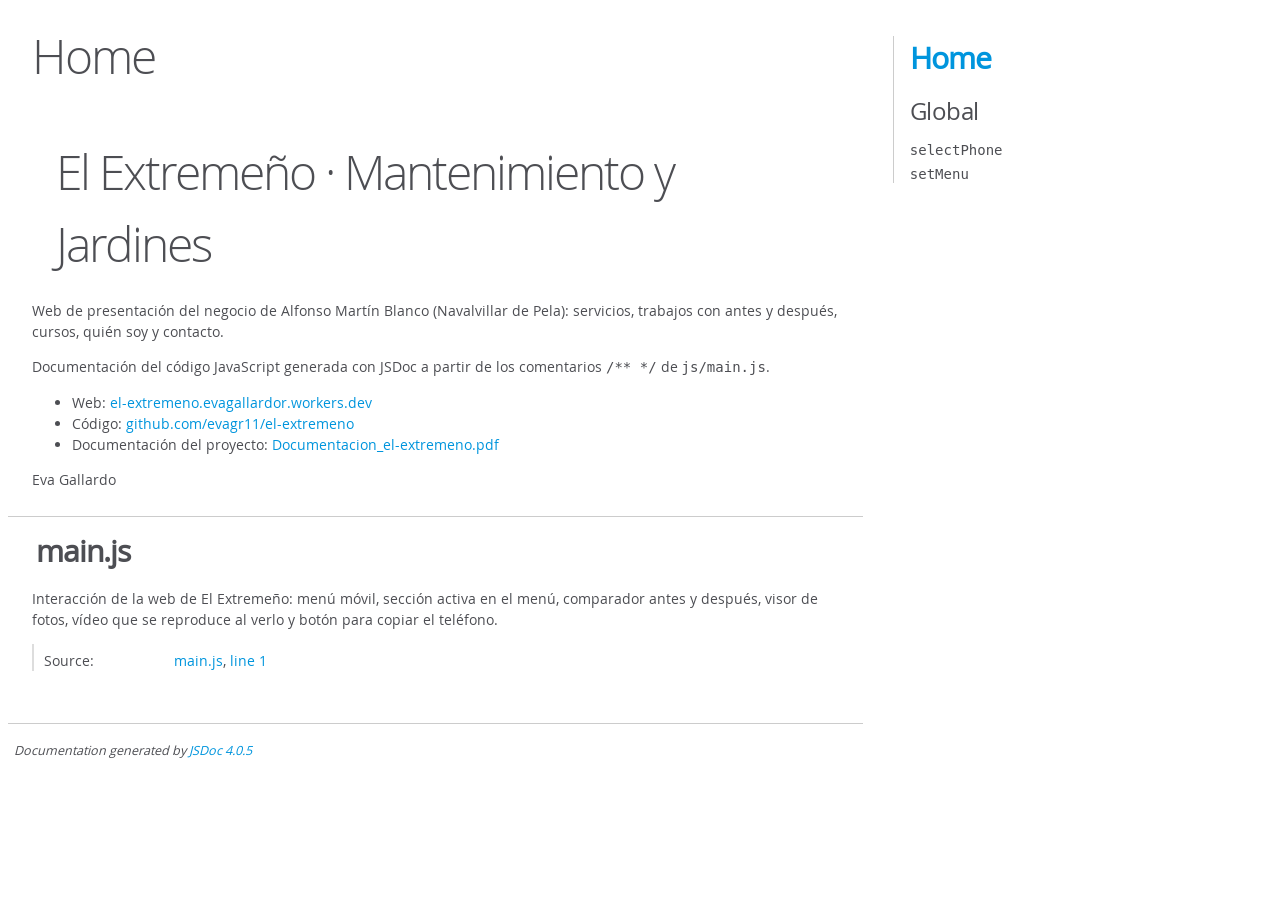
<file: docs/index.html>
<!DOCTYPE html>
<html lang="en">
<head>
    <meta charset="utf-8">
    <title>JSDoc: Home</title>

    <script src="scripts/prettify/prettify.js"> </script>
    <script src="scripts/prettify/lang-css.js"> </script>
    <!--[if lt IE 9]>
      <script src="//html5shiv.googlecode.com/svn/trunk/html5.js"></script>
    <![endif]-->
    <link type="text/css" rel="stylesheet" href="styles/prettify-tomorrow.css">
    <link type="text/css" rel="stylesheet" href="styles/jsdoc-default.css">
</head>

<body>

<div id="main">

    <h1 class="page-title">Home</h1>

    



    


    <h3> </h3>










    




    <section>
        <article><h1>El Extremeño · Mantenimiento y Jardines</h1>
<p>Web de presentación del negocio de Alfonso Martín Blanco (Navalvillar de Pela): servicios, trabajos con antes y después, cursos, quién soy y contacto.</p>
<p>Documentación del código JavaScript generada con JSDoc a partir de los comentarios <code>/** */</code> de <code>js/main.js</code>.</p>
<ul>
<li>Web: <a href="https://el-extremeno.evagallardor.workers.dev/">el-extremeno.evagallardor.workers.dev</a></li>
<li>Código: <a href="https://github.com/evagr11/el-extremeno">github.com/evagr11/el-extremeno</a></li>
<li>Documentación del proyecto: <a href="https://github.com/evagr11/el-extremeno/blob/main/docs/Documentacion_el-extremeno.pdf">Documentacion_el-extremeno.pdf</a></li>
</ul>
<p>Eva Gallardo</p></article>
    </section>









<section>

<header>
    
        <h2>main.js</h2>
        
    
</header>

<article>
    <div class="container-overview">
    
        
            <div class="description"><p>Interacción de la web de El Extremeño: menú móvil, sección activa en el menú, comparador antes y después, visor de fotos, vídeo que se reproduce al verlo y botón para copiar el teléfono.</p></div>
        

        


<dl class="details">

    

    

    

    

    

    

    

    

    

    

    

    

    
    <dt class="tag-source">Source:</dt>
    <dd class="tag-source"><ul class="dummy"><li>
        <a href="main.js.html">main.js</a>, <a href="main.js.html#line1">line 1</a>
    </li></ul></dd>
    

    

    

    
</dl>


        
    
    </div>

    

    

    

    

    

    

    

    

    

    
</article>

</section>




</div>

<nav>
    <h2><a href="index.html">Home</a></h2><h3>Global</h3><ul><li><a href="global.html#selectPhone">selectPhone</a></li><li><a href="global.html#setMenu">setMenu</a></li></ul>
</nav>

<br class="clear">

<footer>
    Documentation generated by <a href="https://github.com/jsdoc/jsdoc">JSDoc 4.0.5</a>
</footer>

<script> prettyPrint(); </script>
<script src="scripts/linenumber.js"> </script>
</body>
</html>
</file>
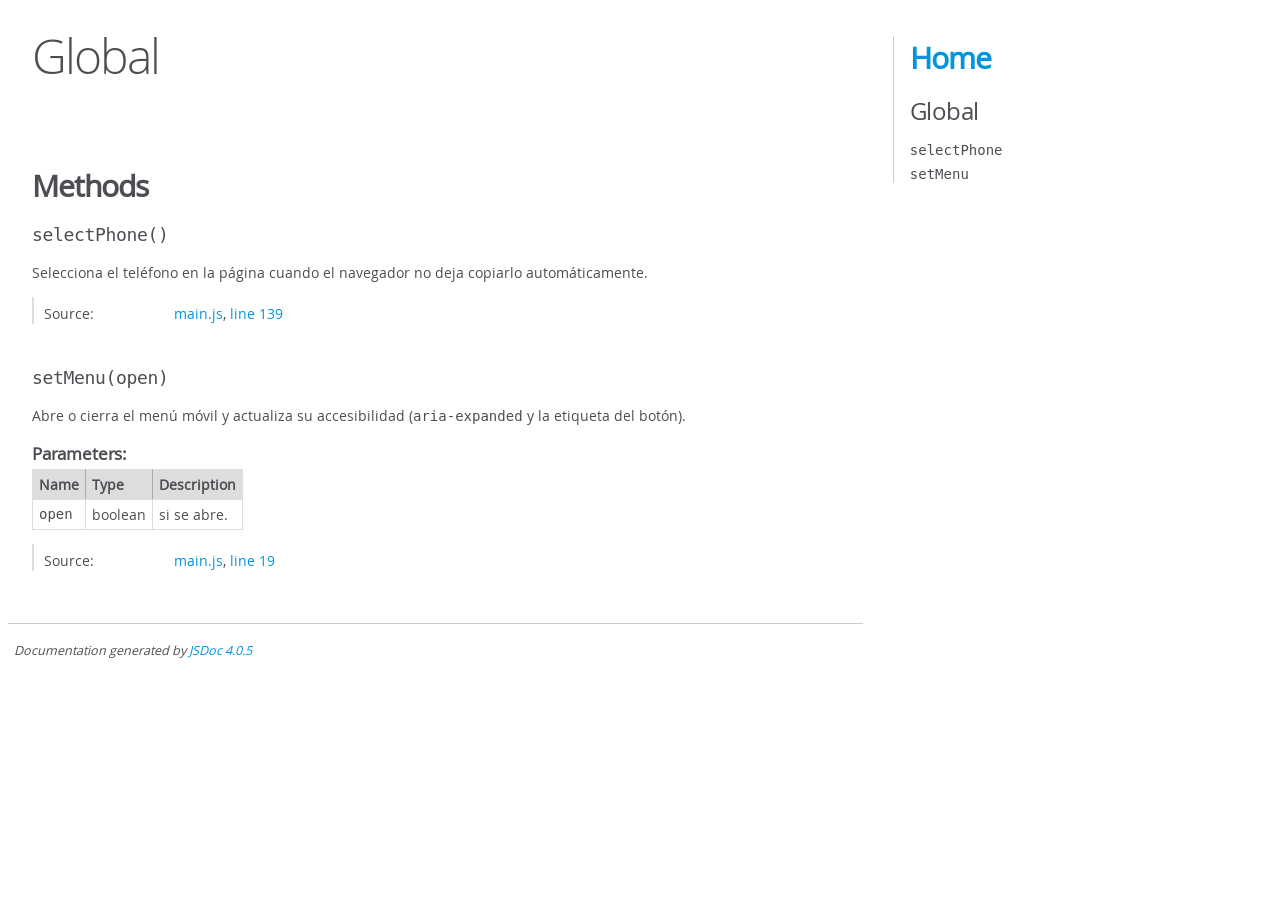
<file: docs/global.html>
<!DOCTYPE html>
<html lang="en">
<head>
    <meta charset="utf-8">
    <title>JSDoc: Global</title>

    <script src="scripts/prettify/prettify.js"> </script>
    <script src="scripts/prettify/lang-css.js"> </script>
    <!--[if lt IE 9]>
      <script src="//html5shiv.googlecode.com/svn/trunk/html5.js"></script>
    <![endif]-->
    <link type="text/css" rel="stylesheet" href="styles/prettify-tomorrow.css">
    <link type="text/css" rel="stylesheet" href="styles/jsdoc-default.css">
</head>

<body>

<div id="main">

    <h1 class="page-title">Global</h1>

    




<section>

<header>
    
        <h2></h2>
        
    
</header>

<article>
    <div class="container-overview">
    
        

        


<dl class="details">

    

    

    

    

    

    

    

    

    

    

    

    

    

    

    

    
</dl>


        
    
    </div>

    

    

    

    

    

    

    

    
        <h3 class="subsection-title">Methods</h3>

        
            

    

    
    <h4 class="name" id="selectPhone"><span class="type-signature"></span>selectPhone<span class="signature">()</span><span class="type-signature"></span></h4>
    

    



<div class="description">
    <p>Selecciona el teléfono en la página cuando el navegador no deja copiarlo automáticamente.</p>
</div>













<dl class="details">

    

    

    

    

    

    

    

    

    

    

    

    

    
    <dt class="tag-source">Source:</dt>
    <dd class="tag-source"><ul class="dummy"><li>
        <a href="main.js.html">main.js</a>, <a href="main.js.html#line139">line 139</a>
    </li></ul></dd>
    

    

    

    
</dl>




















        
            

    

    
    <h4 class="name" id="setMenu"><span class="type-signature"></span>setMenu<span class="signature">(open)</span><span class="type-signature"></span></h4>
    

    



<div class="description">
    <p>Abre o cierra el menú móvil y actualiza su accesibilidad (<code>aria-expanded</code> y la etiqueta del botón).</p>
</div>









    <h5>Parameters:</h5>
    

<table class="params">
    <thead>
    <tr>
        
        <th>Name</th>
        

        <th>Type</th>

        

        

        <th class="last">Description</th>
    </tr>
    </thead>

    <tbody>
    

        <tr>
            
                <td class="name"><code>open</code></td>
            

            <td class="type">
            
                
<span class="param-type">boolean</span>


            
            </td>

            

            

            <td class="description last"><p>si se abre.</p></td>
        </tr>

    
    </tbody>
</table>






<dl class="details">

    

    

    

    

    

    

    

    

    

    

    

    

    
    <dt class="tag-source">Source:</dt>
    <dd class="tag-source"><ul class="dummy"><li>
        <a href="main.js.html">main.js</a>, <a href="main.js.html#line19">line 19</a>
    </li></ul></dd>
    

    

    

    
</dl>




















        
    

    

    
</article>

</section>




</div>

<nav>
    <h2><a href="index.html">Home</a></h2><h3>Global</h3><ul><li><a href="global.html#selectPhone">selectPhone</a></li><li><a href="global.html#setMenu">setMenu</a></li></ul>
</nav>

<br class="clear">

<footer>
    Documentation generated by <a href="https://github.com/jsdoc/jsdoc">JSDoc 4.0.5</a>
</footer>

<script> prettyPrint(); </script>
<script src="scripts/linenumber.js"> </script>
</body>
</html>
</file>
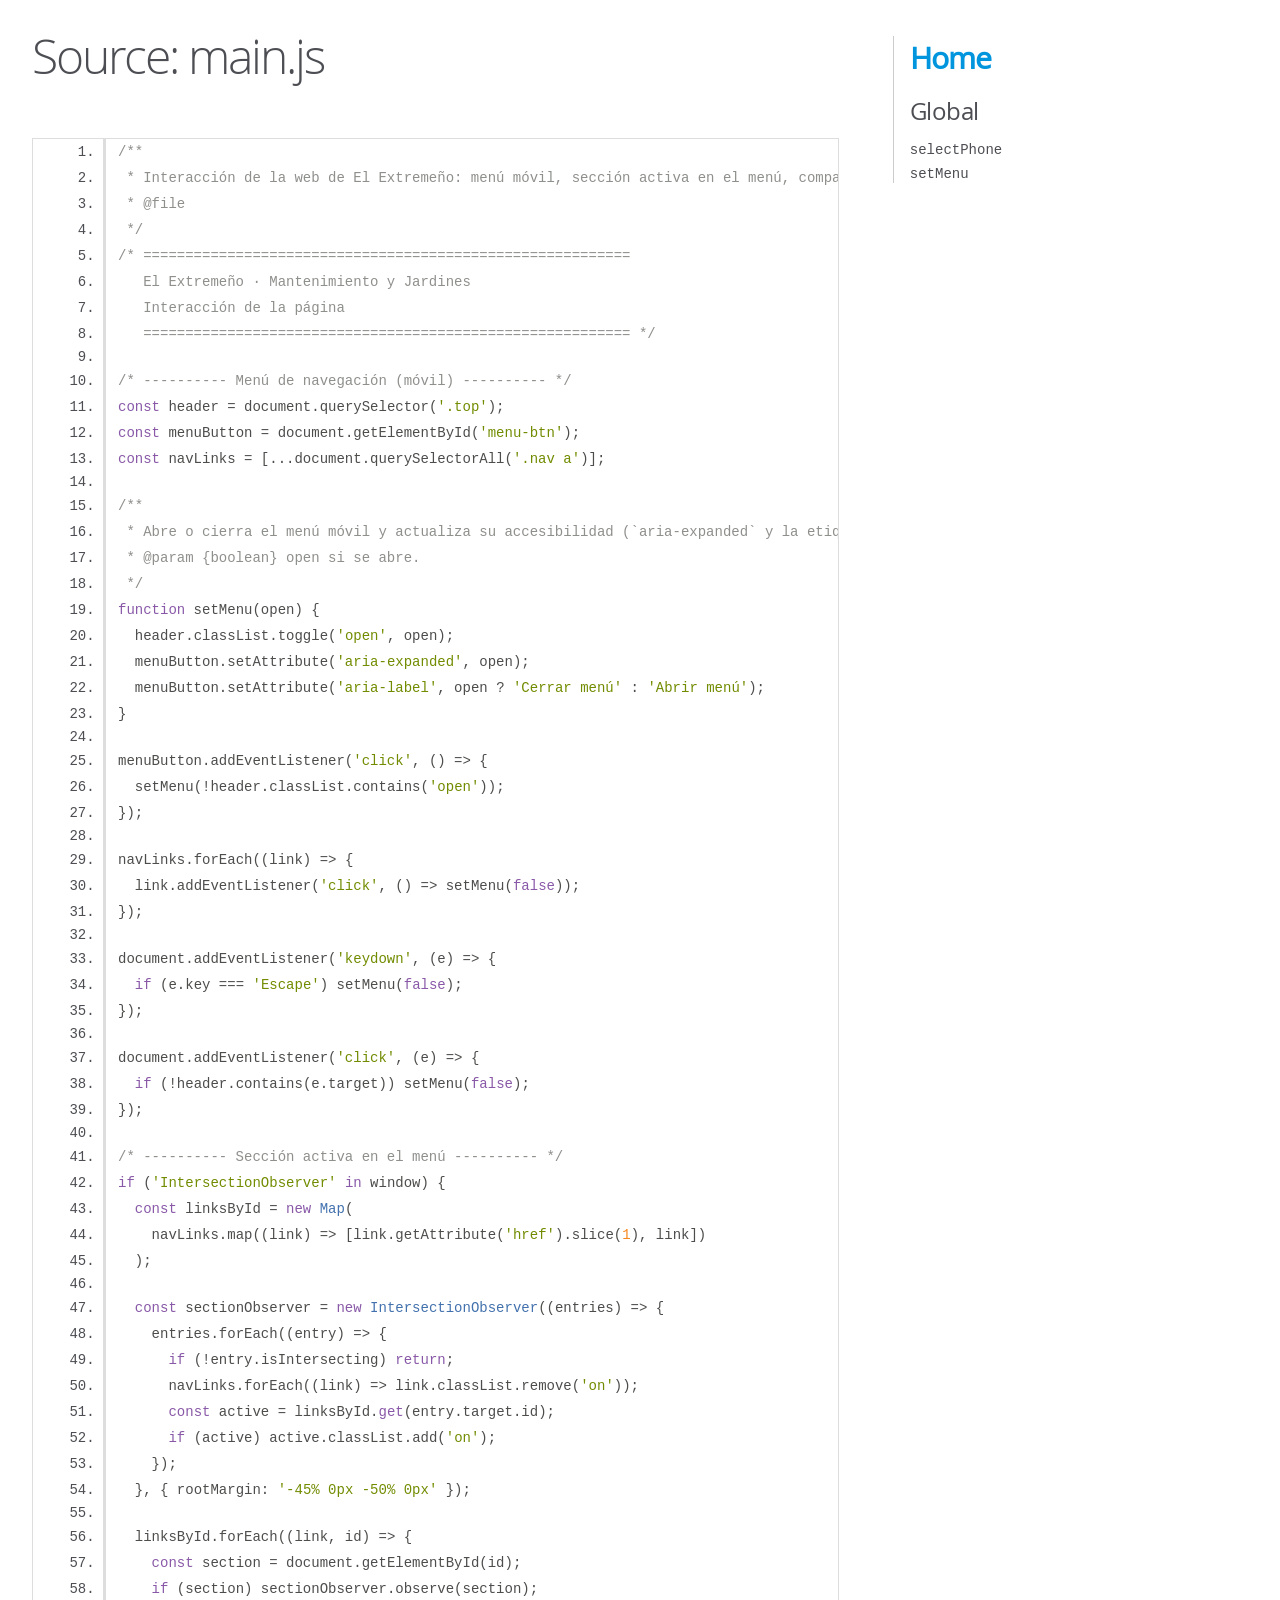
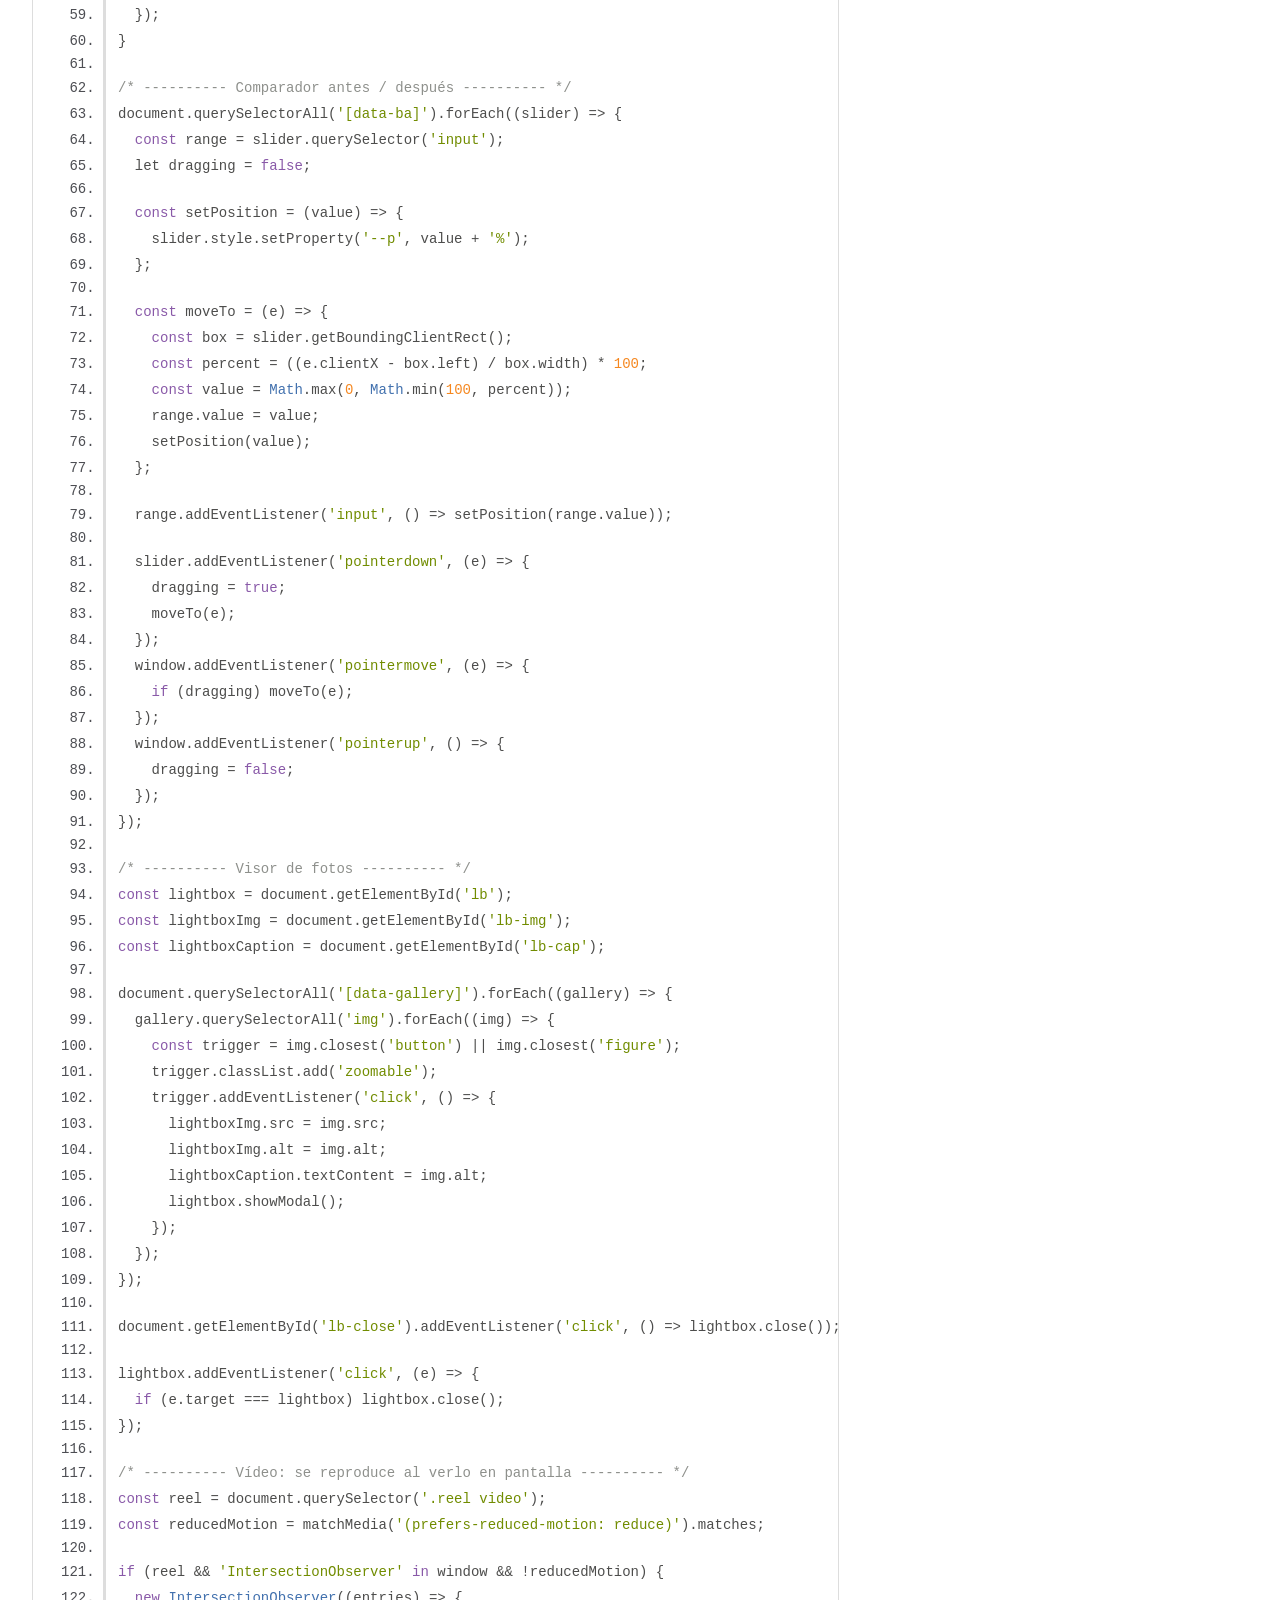
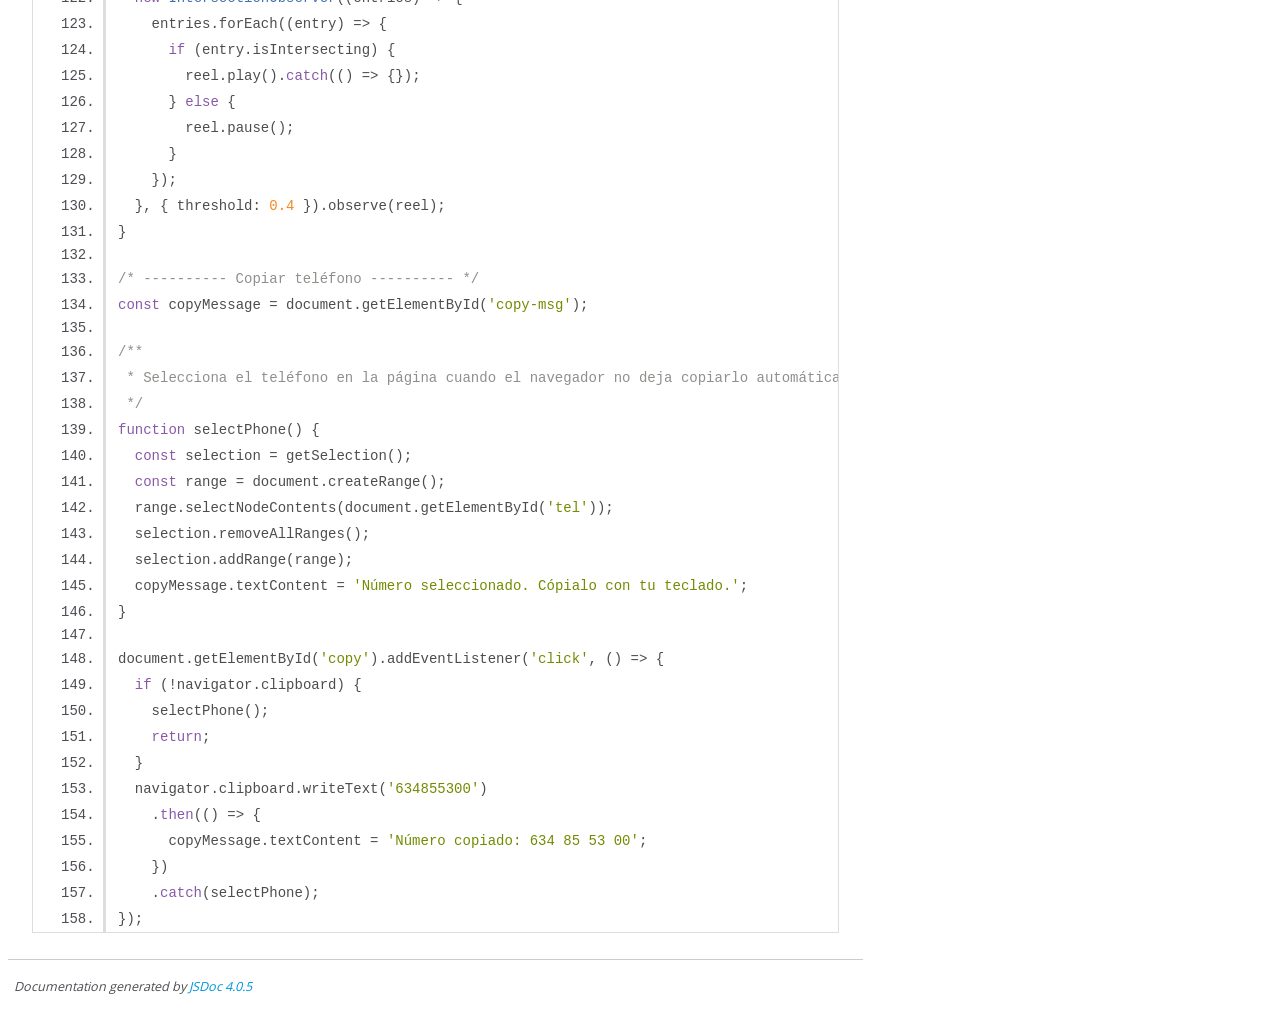
<file: docs/main.js.html>
<!DOCTYPE html>
<html lang="en">
<head>
    <meta charset="utf-8">
    <title>JSDoc: Source: main.js</title>

    <script src="scripts/prettify/prettify.js"> </script>
    <script src="scripts/prettify/lang-css.js"> </script>
    <!--[if lt IE 9]>
      <script src="//html5shiv.googlecode.com/svn/trunk/html5.js"></script>
    <![endif]-->
    <link type="text/css" rel="stylesheet" href="styles/prettify-tomorrow.css">
    <link type="text/css" rel="stylesheet" href="styles/jsdoc-default.css">
</head>

<body>

<div id="main">

    <h1 class="page-title">Source: main.js</h1>

    



    
    <section>
        <article>
            <pre class="prettyprint source linenums"><code>/**
 * Interacción de la web de El Extremeño: menú móvil, sección activa en el menú, comparador antes y después, visor de fotos, vídeo que se reproduce al verlo y botón para copiar el teléfono.
 * @file
 */
/* ==========================================================
   El Extremeño · Mantenimiento y Jardines
   Interacción de la página
   ========================================================== */

/* ---------- Menú de navegación (móvil) ---------- */
const header = document.querySelector('.top');
const menuButton = document.getElementById('menu-btn');
const navLinks = [...document.querySelectorAll('.nav a')];

/**
 * Abre o cierra el menú móvil y actualiza su accesibilidad (`aria-expanded` y la etiqueta del botón).
 * @param {boolean} open si se abre.
 */
function setMenu(open) {
  header.classList.toggle('open', open);
  menuButton.setAttribute('aria-expanded', open);
  menuButton.setAttribute('aria-label', open ? 'Cerrar menú' : 'Abrir menú');
}

menuButton.addEventListener('click', () => {
  setMenu(!header.classList.contains('open'));
});

navLinks.forEach((link) => {
  link.addEventListener('click', () => setMenu(false));
});

document.addEventListener('keydown', (e) => {
  if (e.key === 'Escape') setMenu(false);
});

document.addEventListener('click', (e) => {
  if (!header.contains(e.target)) setMenu(false);
});

/* ---------- Sección activa en el menú ---------- */
if ('IntersectionObserver' in window) {
  const linksById = new Map(
    navLinks.map((link) => [link.getAttribute('href').slice(1), link])
  );

  const sectionObserver = new IntersectionObserver((entries) => {
    entries.forEach((entry) => {
      if (!entry.isIntersecting) return;
      navLinks.forEach((link) => link.classList.remove('on'));
      const active = linksById.get(entry.target.id);
      if (active) active.classList.add('on');
    });
  }, { rootMargin: '-45% 0px -50% 0px' });

  linksById.forEach((link, id) => {
    const section = document.getElementById(id);
    if (section) sectionObserver.observe(section);
  });
}

/* ---------- Comparador antes / después ---------- */
document.querySelectorAll('[data-ba]').forEach((slider) => {
  const range = slider.querySelector('input');
  let dragging = false;

  const setPosition = (value) => {
    slider.style.setProperty('--p', value + '%');
  };

  const moveTo = (e) => {
    const box = slider.getBoundingClientRect();
    const percent = ((e.clientX - box.left) / box.width) * 100;
    const value = Math.max(0, Math.min(100, percent));
    range.value = value;
    setPosition(value);
  };

  range.addEventListener('input', () => setPosition(range.value));

  slider.addEventListener('pointerdown', (e) => {
    dragging = true;
    moveTo(e);
  });
  window.addEventListener('pointermove', (e) => {
    if (dragging) moveTo(e);
  });
  window.addEventListener('pointerup', () => {
    dragging = false;
  });
});

/* ---------- Visor de fotos ---------- */
const lightbox = document.getElementById('lb');
const lightboxImg = document.getElementById('lb-img');
const lightboxCaption = document.getElementById('lb-cap');

document.querySelectorAll('[data-gallery]').forEach((gallery) => {
  gallery.querySelectorAll('img').forEach((img) => {
    const trigger = img.closest('button') || img.closest('figure');
    trigger.classList.add('zoomable');
    trigger.addEventListener('click', () => {
      lightboxImg.src = img.src;
      lightboxImg.alt = img.alt;
      lightboxCaption.textContent = img.alt;
      lightbox.showModal();
    });
  });
});

document.getElementById('lb-close').addEventListener('click', () => lightbox.close());

lightbox.addEventListener('click', (e) => {
  if (e.target === lightbox) lightbox.close();
});

/* ---------- Vídeo: se reproduce al verlo en pantalla ---------- */
const reel = document.querySelector('.reel video');
const reducedMotion = matchMedia('(prefers-reduced-motion: reduce)').matches;

if (reel &amp;&amp; 'IntersectionObserver' in window &amp;&amp; !reducedMotion) {
  new IntersectionObserver((entries) => {
    entries.forEach((entry) => {
      if (entry.isIntersecting) {
        reel.play().catch(() => {});
      } else {
        reel.pause();
      }
    });
  }, { threshold: 0.4 }).observe(reel);
}

/* ---------- Copiar teléfono ---------- */
const copyMessage = document.getElementById('copy-msg');

/**
 * Selecciona el teléfono en la página cuando el navegador no deja copiarlo automáticamente.
 */
function selectPhone() {
  const selection = getSelection();
  const range = document.createRange();
  range.selectNodeContents(document.getElementById('tel'));
  selection.removeAllRanges();
  selection.addRange(range);
  copyMessage.textContent = 'Número seleccionado. Cópialo con tu teclado.';
}

document.getElementById('copy').addEventListener('click', () => {
  if (!navigator.clipboard) {
    selectPhone();
    return;
  }
  navigator.clipboard.writeText('634855300')
    .then(() => {
      copyMessage.textContent = 'Número copiado: 634 85 53 00';
    })
    .catch(selectPhone);
});
</code></pre>
        </article>
    </section>




</div>

<nav>
    <h2><a href="index.html">Home</a></h2><h3>Global</h3><ul><li><a href="global.html#selectPhone">selectPhone</a></li><li><a href="global.html#setMenu">setMenu</a></li></ul>
</nav>

<br class="clear">

<footer>
    Documentation generated by <a href="https://github.com/jsdoc/jsdoc">JSDoc 4.0.5</a>
</footer>

<script> prettyPrint(); </script>
<script src="scripts/linenumber.js"> </script>
</body>
</html>
</file>
<file: css/styles.css>
/* ==========================================================
   El Extremeño · Mantenimiento y Jardines
   Hoja de estilos
   ========================================================== */

:root {
  padding-top: env(safe-area-inset-top,0px);
  padding-bottom: env(safe-area-inset-bottom,0px);
}

body {
  margin: 0;
}

[hidden] {
  display: none !important;
}

/* ---------- variables (colores, fuentes, medidas) ---------- */
:root {
  --bg: #f4f6f0; /* hoja clara con matiz verde */
  --surface: #ffffff;
  --ink: #16261c; /* verde encina casi negro */
  --muted: #4d5d52;
  --line: #d5ddd0;
  --forest: #1d3a28; /* verde del logo */
  --forest-ink: #eef3ea;
  --grass: #6c9a2e; /* verde hierba recién cortada */
  --sun: #e0a530; /* ocre del icono de electricidad */
  --sun-ink: #1b1606;
  --wa: #1f8f4e;
  --display: "Barlow Condensed","Arial Narrow",Impact,sans-serif;
  --body: "Barlow",system-ui,-apple-system,"Segoe UI",sans-serif;
  --r: 10px;
  --gut-l: max(16px, env(safe-area-inset-left, 0px));
  --gut-r: max(16px, env(safe-area-inset-right, 0px));
}

@media (prefers-color-scheme: dark) {
  :root:not([data-theme="light"]) {
    --bg: #101a13;
    --surface: #17241b;
    --ink: #e6ede2;
    --muted: #a7b5a9;
    --line: #2a3a2f;
    --forest: #0b1610;
    --forest-ink: #e6ede2;
    --grass: #8fbf4a;
    --sun: #e8b445;
    --sun-ink: #1b1606;
    --wa: #2aa862;
    color-scheme: dark;
  }
}

:root[data-theme="dark"] {
  --bg: #101a13;
  --surface: #17241b;
  --ink: #e6ede2;
  --muted: #a7b5a9;
  --line: #2a3a2f;
  --forest: #0b1610;
  --forest-ink: #e6ede2;
  --grass: #8fbf4a;
  --sun: #e8b445;
  --sun-ink: #1b1606;
  --wa: #2aa862;
  color-scheme: dark;
}

* {
  box-sizing: border-box;
}

html {
  scroll-behavior: smooth;
  scroll-padding-top: 76px;
}

@media (prefers-reduced-motion: reduce) {
  html {
    scroll-behavior: auto;
  }
  * {
    transition: none !important;
    animation: none !important;
  }
}

body {
  background: var(--bg);
  color: var(--ink);
  font: 400 17px/1.6 var(--body);
  -webkit-font-smoothing: antialiased;
}

img,
video {
  max-width: 100%;
  display: block;
}

a {
  color: inherit;
}

h1,
h2,
h3 {
  font-family: var(--display);
  font-weight: 800;
  line-height: 1.02;
  letter-spacing: .005em;
  text-wrap: balance;
  margin: 0;
  text-transform: uppercase;
}

p {
  margin: 0;
}

.wrap {
  max-width: 1180px;
  margin: 0 auto;
  padding-left: var(--gut-l);
  padding-right: var(--gut-r);
}

.eyebrow {
  font: 700 14px/1 var(--display);
  letter-spacing: .16em;
  text-transform: uppercase;
  color: var(--grass);
}

:focus-visible {
  outline: 3px solid var(--sun);
  outline-offset: 2px;
  border-radius: 4px;
}

/* ---------- cabecera ---------- */
body::before {
  content: "";
  position: fixed;
  inset: 0 0 auto;
  height: env(safe-area-inset-top,0px);
  z-index: 60;
  background: var(--forest);
}

.top {
  position: sticky;
  top: env(safe-area-inset-top,0px);
  z-index: 50;
  background: var(--forest);
  color: var(--forest-ink);
  border-bottom: 1px solid rgba(255,255,255,.08);
}

.top .wrap {
  display: flex;
  align-items: center;
  gap: 16px;
  height: 64px;
}

.brand {
  display: flex;
  align-items: center;
  gap: 10px;
  text-decoration: none;
  min-width: 0;
}

.brand img {
  width: 44px;
  height: 44px;
  border-radius: 50%;
  background: #fff;
}

.brand b {
  font: 800 22px/1 var(--display);
  letter-spacing: .03em;
  text-transform: uppercase;
  white-space: nowrap;
}

.brand small {
  display: block;
  font: 600 11px/1.2 var(--display);
  letter-spacing: .14em;
  opacity: .75;
  text-transform: uppercase;
}

.nav {
  display: flex;
  gap: 4px;
  margin-left: auto;
}

.nav a {
  font: 600 15px/1 var(--display);
  letter-spacing: .08em;
  text-transform: uppercase;
  text-decoration: none;
  padding: 10px 10px;
  border-radius: 6px;
  opacity: .85;
}

.nav a:hover {
  opacity: 1;
  background: rgba(255,255,255,.08);
}

.callbtn {
  display: inline-flex;
  align-items: center;
  gap: 8px;
  background: var(--sun);
  color: var(--sun-ink);
  font: 700 16px/1 var(--display);
  letter-spacing: .05em;
  text-decoration: none;
  padding: 11px 14px;
  border-radius: 8px;
  white-space: nowrap;
}

.callbtn svg {
  width: 16px;
  height: 16px;
}

.nav a.on {
  opacity: 1;
  color: var(--sun);
}

.menu-btn {
  display: none;
  width: 44px;
  height: 44px;
  place-items: center;
  border: 1px solid rgba(255,255,255,.25);
  border-radius: 8px;
  background: transparent;
  color: inherit;
  cursor: pointer;
  flex: none;
}

.menu-btn svg {
  width: 24px;
  height: 24px;
}

.menu-btn .x {
  display: none;
}

.top.open .menu-btn .x {
  display: block;
}

.top.open .menu-btn .h {
  display: none;
}

@media (max-width: 980px) {
  .callbtn {
    margin-left: auto;
  }
  .menu-btn {
    display: grid;
  }
  .nav {
    display: none;
    position: absolute;
    top: 64px;
    left: 0;
    right: 0;
    flex-direction: column;
    gap: 0;
    margin: 0;
    background: var(--forest);
    padding: 6px var(--gut-r) 18px var(--gut-l);
    border-bottom: 1px solid rgba(255,255,255,.12);
    box-shadow: 0 18px 30px rgba(0,0,0,.3);
    max-height: calc(100vh - 64px);
    overflow-y: auto;
  }
  .top.open .nav {
    display: flex;
  }
  .nav a {
    font-size: 22px;
    padding: 15px 6px;
    border-radius: 0;
    border-bottom: 1px solid rgba(255,255,255,.08);
    opacity: 1;
  }
  .nav a:last-child {
    border-bottom: 0;
  }
}

@media (max-width: 420px) {
  .brand small {
    display: none;
  }
  .brand b {
    font-size: 19px;
  }
  .callbtn span {
    display: none;
  }
}

/* ---------- hero ---------- */
.hero {
  background: var(--forest);
  color: var(--forest-ink);
  padding-block: 44px 64px;
  position: relative;
  overflow: hidden;
}

.hero::after {
  content: "";
  position: absolute;
  inset: auto 0 0 0;
  height: 14px;
  background: repeating-linear-gradient(100deg,var(--grass) 0 6px,transparent 6px 11px);
  opacity: .55;
}

.hero .wrap {
  display: grid;
  grid-template-columns: 1.05fr 1fr;
  gap: 48px;
  align-items: center;
}

.hero h1 {
  font-size: clamp(46px,7.4vw,96px);
  margin-top: 14px;
}

.hero h1 em {
  font-style: normal;
  color: var(--sun);
}

.hero .lead {
  font-size: clamp(17px,1.6vw,20px);
  max-width: 34em;
  margin-top: 20px;
  color: color-mix(in srgb,var(--forest-ink) 85%,transparent);
}

.hero .ctas {
  display: flex;
  flex-wrap: wrap;
  gap: 12px;
  margin-top: 28px;
}

.btn {
  display: inline-flex;
  align-items: center;
  gap: 10px;
  font: 700 18px/1 var(--display);
  letter-spacing: .05em;
  text-transform: uppercase;
  text-decoration: none;
  padding: 15px 20px;
  border-radius: 9px;
  border: 2px solid transparent;
  cursor: pointer;
}

.btn svg {
  width: 20px;
  height: 20px;
  flex: none;
}

.btn-sun {
  background: var(--sun);
  color: var(--sun-ink);
}

.btn-wa {
  background: var(--wa);
  color: #fff;
}

.btn-ghost {
  border-color: currentColor;
  background: transparent;
  color: inherit;
}

.hero .facts {
  display: flex;
  flex-wrap: wrap;
  gap: 8px 22px;
  margin-top: 30px;
  padding: 0;
  list-style: none;
  font: 600 15px/1.3 var(--display);
  letter-spacing: .08em;
  text-transform: uppercase;
  opacity: .9;
}

.hero .facts li {
  display: flex;
  align-items: center;
  gap: 8px;
}

.hero .facts li::before {
  content: "";
  width: 8px;
  height: 8px;
  border-radius: 2px;
  background: var(--grass);
  transform: rotate(45deg);
}

.hero-media {
  position: relative;
  min-width: 0;
  margin: 0;
}

.hero-media .seal {
  position: absolute;
  width: 118px;
  height: 118px;
  left: -34px;
  bottom: -30px;
  border-radius: 50%;
  background: #fff;
  box-shadow: 0 10px 30px rgba(0,0,0,.35);
  z-index: 3;
  transform: rotate(-8deg);
}

.hero-media figcaption {
  margin-top: 12px;
  font-size: 14px;
  opacity: .75;
  padding-left: 96px;
}

@media (max-width: 860px) {
  .hero .wrap {
    grid-template-columns: 1fr;
    gap: 36px;
  }
  .hero-media .seal {
    width: 84px;
    height: 84px;
    left: auto;
    right: -6px;
    bottom: 30px;
  }
  .hero-media figcaption {
    padding-left: 0;
  }
}

/* ---------- antes / después ---------- */
.ba {
  position: relative;
  aspect-ratio: var(--ar,4/5);
  max-width: 100%;
  border-radius: var(--r);
  overflow: hidden;
  background: #000;
  user-select: none;
  touch-action: pan-y;
  cursor: ew-resize;
  --p: 50%;
}

.ba img {
  position: absolute;
  inset: 0;
  width: 100%;
  height: 100%;
  object-fit: cover;
  pointer-events: none;
}

.ba .after {
  clip-path: inset(0 0 0 var(--p));
}

.ba .bar {
  position: absolute;
  top: 0;
  bottom: 0;
  left: var(--p);
  width: 3px;
  margin-left: -1.5px;
  background: #fff;
  box-shadow: 0 0 0 1px rgba(0,0,0,.2);
}

.ba .knob {
  position: absolute;
  top: 50%;
  left: var(--p);
  width: 46px;
  height: 46px;
  margin: -23px 0 0 -23px;
  border-radius: 50%;
  background: #fff;
  color: #1d3a28;
  display: grid;
  place-items: center;
  box-shadow: 0 4px 14px rgba(0,0,0,.35);
}

.ba .knob svg {
  width: 26px;
  height: 26px;
}

.ba .tag {
  position: absolute;
  top: 12px;
  font: 800 14px/1 var(--display);
  letter-spacing: .14em;
  text-transform: uppercase;
  padding: 7px 10px;
  border-radius: 5px;
  background: rgba(15,25,18,.78);
  color: #fff;
}

.ba .tag.l {
  left: 12px;
}

.ba .tag.r {
  right: 12px;
  background: var(--grass);
}

.ba input {
  position: absolute;
  inset: 0;
  width: 100%;
  height: 100%;
  opacity: 0;
  cursor: ew-resize;
  margin: 0;
}

.ba:has(input:focus-visible) {
  outline: 3px solid var(--sun);
  outline-offset: 3px;
}

/* ---------- secciones ---------- */
section {
  padding-block: 84px;
}

.sec-head {
  display: grid;
  grid-template-columns: minmax(0,1fr) minmax(0,1fr);
  gap: 18px 48px;
  align-items: end;
  margin-bottom: 44px;
}

.sec-head h2 {
  font-size: clamp(38px,5vw,64px);
  margin-top: 10px;
}

.sec-head p {
  color: var(--muted);
  max-width: 36em;
}

@media (max-width: 800px) {
  .sec-head {
    grid-template-columns: 1fr;
  }
  section {
    padding-block: 60px;
  }
}

/* jardinería */
.garden {
  display: grid;
  grid-template-columns: repeat(12,minmax(0,1fr));
  gap: 18px;
}

.svc-list {
  grid-column: span 5;
  list-style: none;
  margin: 0;
  padding: 0;
  border-top: 2px solid var(--ink);
}

.svc-list li {
  display: grid;
  grid-template-columns: 40px 1fr;
  gap: 4px 14px;
  padding: 16px 0;
  border-bottom: 1px solid var(--line);
}

.svc-list .ic {
  grid-row: span 2;
  width: 40px;
  height: 40px;
  border-radius: 50%;
  background: color-mix(in srgb,var(--grass) 18%,transparent);
  color: var(--grass);
  display: grid;
  place-items: center;
}

.svc-list .ic svg {
  width: 22px;
  height: 22px;
}

.svc-list h3 {
  font-size: 22px;
  letter-spacing: .02em;
}

.svc-list p {
  color: var(--muted);
  font-size: 15.5px;
  line-height: 1.5;
}

.garden-photos {
  grid-column: span 7;
  display: grid;
  grid-template-columns: 1fr 1fr;
  grid-template-rows: auto auto;
  gap: 12px;
  align-content: start;
}

.garden-photos figure {
  margin: 0;
  position: relative;
  border-radius: var(--r);
  overflow: hidden;
}

.garden-photos figure:first-child {
  grid-column: span 2;
  aspect-ratio: 16/9;
}

.garden-photos figure:not(:first-child) {
  aspect-ratio: 4/5;
}

.garden-photos img {
  width: 100%;
  height: 100%;
  object-fit: cover;
}

.garden-photos figcaption,
.cap {
  position: absolute;
  left: 10px;
  bottom: 10px;
  font: 700 13px/1 var(--display);
  letter-spacing: .1em;
  text-transform: uppercase;
  background: rgba(15,25,18,.78);
  color: #fff;
  padding: 7px 9px;
  border-radius: 5px;
}

@media (max-width: 900px) {
  .svc-list,
  .garden-photos {
    grid-column: 1/-1;
  }
}

/* trabajos */
.works {
  background: var(--surface);
  border-block: 1px solid var(--line);
}

.work {
  display: grid;
  grid-template-columns: minmax(0,5fr) minmax(0,6fr);
  gap: 44px;
  align-items: start;
  padding-block: 48px;
  border-top: 1px solid var(--line);
}

.work:first-of-type {
  border-top: 0;
  padding-top: 0;
}

.work:nth-of-type(even) .work-media {
  order: 2;
}

.work-media {
  min-width: 0;
  display: grid;
  gap: 12px;
}

.work-body {
  min-width: 0;
}

.work .meta {
  display: flex;
  flex-wrap: wrap;
  gap: 8px;
  margin-bottom: 14px;
}

.chip {
  font: 700 13px/1 var(--display);
  letter-spacing: .1em;
  text-transform: uppercase;
  padding: 7px 10px;
  border-radius: 999px;
  border: 1px solid var(--line);
  color: var(--muted);
}

.chip.g {
  background: color-mix(in srgb,var(--grass) 16%,transparent);
  border-color: transparent;
  color: var(--grass);
}

.work h3 {
  font-size: clamp(30px,3.4vw,42px);
}

.work .intro {
  margin-top: 14px;
  color: var(--muted);
  max-width: 38em;
}

.steps {
  counter-reset: s;
  list-style: none;
  padding: 0;
  margin: 22px 0 0;
  display: grid;
  gap: 10px;
}

.steps li {
  counter-increment: s;
  display: grid;
  grid-template-columns: 34px 1fr;
  gap: 12px;
  align-items: baseline;
}

.steps li::before {
  content: counter(s);
  font: 800 18px/1 var(--display);
  color: var(--sun-ink);
  background: var(--sun);
  width: 30px;
  height: 30px;
  border-radius: 50%;
  display: grid;
  place-items: center;
  transform: translateY(-2px);
}

.thumbs {
  display: grid;
  grid-template-columns: repeat(var(--n,4),minmax(0,1fr));
  gap: 8px;
}

.thumbs button {
  padding: 0;
  border: 0;
  background: none;
  border-radius: 6px;
  overflow: hidden;
  aspect-ratio: 1;
  cursor: zoom-in;
}

.thumbs img {
  width: 100%;
  height: 100%;
  object-fit: cover;
  transition: transform .3s;
}

.thumbs button:hover img {
  transform: scale(1.06);
}

.reel {
  display: grid;
  grid-template-columns: minmax(0,260px) minmax(0,1fr);
  gap: 12px;
  align-items: stretch;
}

.reel video {
  width: 100%;
  aspect-ratio: 9/16;
  object-fit: cover;
  border-radius: var(--r);
  background: #000;
}

.reel .thumbs {
  --n: 2;
  align-content: start;
}

@media (max-width: 860px) {
  .work {
    grid-template-columns: 1fr;
    gap: 26px;
  }
  .work:nth-of-type(even) .work-media {
    order: 0;
  }
}

@media (max-width: 520px) {
  .reel {
    grid-template-columns: 1fr;
  }
  .reel video {
    max-height: 70vh;
    width: auto;
    margin: 0 auto;
  }
  .reel .thumbs {
    --n: 4;
  }
}

/* otros servicios */
.trades {
  display: grid;
  grid-template-columns: repeat(3,minmax(0,1fr));
  gap: 18px;
}

.trade {
  background: var(--surface);
  border: 1px solid var(--line);
  border-radius: var(--r);
  overflow: hidden;
  display: flex;
  flex-direction: column;
}

.trade .ph {
  aspect-ratio: 4/3;
  overflow: hidden;
}

.trade .ph img {
  width: 100%;
  height: 100%;
  object-fit: cover;
}

.trade .tx {
  padding: 18px 18px 20px;
  display: grid;
  gap: 8px;
}

.trade h3 {
  font-size: 26px;
  display: flex;
  align-items: center;
  gap: 10px;
}

.trade h3 i {
  width: 30px;
  height: 30px;
  border-radius: 50%;
  display: grid;
  place-items: center;
  color: #fff;
  flex: none;
}

.trade h3 i svg {
  width: 17px;
  height: 17px;
}

.trade p {
  color: var(--muted);
  font-size: 15.5px;
  line-height: 1.5;
}

@media (max-width: 900px) {
  .trades {
    grid-template-columns: repeat(2,minmax(0,1fr));
  }
}

@media (max-width: 560px) {
  .trades {
    grid-template-columns: 1fr;
  }
}

.motto {
  margin-top: 34px;
  display: flex;
  flex-wrap: wrap;
  align-items: center;
  justify-content: space-between;
  gap: 18px;
  padding: 22px 24px;
  border-radius: var(--r);
  background: var(--forest);
  color: var(--forest-ink);
}

.motto p {
  font: 800 clamp(24px,3vw,34px)/1.05 var(--display);
  text-transform: uppercase;
}

.motto p span {
  color: var(--sun);
}

/* cursos */
.courses {
  background: var(--forest);
  color: var(--forest-ink);
}

.courses .sec-head p {
  color: color-mix(in srgb,var(--forest-ink) 78%,transparent);
}

.courses .eyebrow {
  color: var(--sun);
}

.c-grid {
  display: grid;
  grid-template-columns: repeat(12,minmax(0,1fr));
  gap: 12px;
}

.c-grid figure {
  margin: 0;
  border-radius: var(--r);
  overflow: hidden;
  position: relative;
}

.c-grid img {
  width: 100%;
  height: 100%;
  object-fit: cover;
  aspect-ratio: 3/2;
}

.c-grid .a {
  grid-column: span 7;
}

.c-grid .b {
  grid-column: span 5;
}

.c-grid .c {
  grid-column: span 4;
}

.modules {
  display: flex;
  flex-wrap: wrap;
  gap: 10px;
  margin-top: 22px;
}

.modules span {
  font: 700 15px/1 var(--display);
  letter-spacing: .1em;
  text-transform: uppercase;
  border: 1px solid color-mix(in srgb,var(--forest-ink) 35%,transparent);
  padding: 9px 12px;
  border-radius: 999px;
}

.privacy {
  margin-top: 14px;
  font-size: 13px;
  opacity: .7;
}

@media (max-width: 760px) {
  .c-grid .a,
  .c-grid .b {
    grid-column: 1/-1;
  }
  .c-grid .c {
    grid-column: span 6;
  }
  .c-grid .c:last-child {
    grid-column: 1/-1;
  }
}

/* quién soy */
.about .wrap {
  display: grid;
  grid-template-columns: minmax(0,4fr) minmax(0,7fr);
  gap: 56px;
  align-items: start;
}

.portrait {
  position: relative;
  margin: 0;
}

.portrait img {
  border-radius: var(--r);
  width: 100%;
  aspect-ratio: 5/6;
  object-fit: cover;
  object-position: top;
}

.portrait .sig {
  position: absolute;
  right: -14px;
  bottom: 22px;
  background: var(--sun);
  color: var(--sun-ink);
  font: 800 20px/1 var(--display);
  text-transform: uppercase;
  letter-spacing: .04em;
  padding: 12px 14px;
  border-radius: 8px;
  transform: rotate(-3deg);
}

.about h2 {
  font-size: clamp(38px,5vw,62px);
  margin-top: 10px;
}

.about .txt {
  display: grid;
  gap: 16px;
  margin-top: 20px;
  max-width: 40em;
}

.about .txt p {
  color: var(--muted);
}

.about .txt strong {
  color: var(--ink);
  font-weight: 600;
}

.facts-about {
  list-style: none;
  margin: 22px 0 0;
  padding: 0;
  display: grid;
  grid-template-columns: repeat(4, minmax(0, 1fr));
  border-block: 2px solid var(--ink);
}

.facts-about li {
  min-width: 0;
  display: grid;
  gap: 2px;
  padding: 12px 14px;
  border-left: 1px solid var(--line);
}

.facts-about li:first-child {
  border-left: 0;
  padding-left: 0;
}

.facts-about b {
  font: 800 22px/1.05 var(--display);
  text-transform: uppercase;
  color: var(--ink);
}

.facts-about span {
  font-size: 14px;
  color: var(--muted);
}

.about-quote {
  margin: 26px 0 0;
  padding: 18px 22px;
  border-radius: var(--r);
  background: var(--forest);
  color: var(--forest-ink);
  max-width: 40em;
}

.about-quote p {
  font: 700 clamp(20px, 2.2vw, 26px)/1.2 var(--display);
  text-transform: uppercase;
  letter-spacing: .02em;
  text-wrap: balance;
}

@media (max-width: 820px) {
  .about .wrap {
    grid-template-columns: 1fr;
    gap: 34px;
  }
  .portrait {
    max-width: 380px;
  }
  .portrait .sig {
    right: 10px;
  }
}

@media (max-width: 560px) {
  .facts-about {
    grid-template-columns: repeat(2, minmax(0, 1fr));
  }
  .facts-about li:nth-child(3) {
    border-left: 0;
    padding-left: 0;
  }
  .facts-about li:nth-child(n+3) {
    border-top: 1px solid var(--line);
  }
}

/* zona */
.zone {
  background: var(--surface);
  border-block: 1px solid var(--line);
}

.zone .wrap {
  display: grid;
  grid-template-columns: minmax(0,1fr) minmax(0,1fr);
  gap: 48px;
  align-items: center;
}

.zone h2 {
  font-size: clamp(36px,4.6vw,58px);
  margin-top: 10px;
}

.zone .txt {
  margin-top: 16px;
  color: var(--muted);
  max-width: 34em;
}

.radar {
  position: relative;
  aspect-ratio: 1;
  max-width: 440px;
  width: 100%;
  justify-self: center;
}

.radar svg {
  width: 100%;
  height: 100%;
  overflow: visible;
}

@media (max-width: 820px) {
  .zone .wrap {
    grid-template-columns: 1fr;
  }
}

/* contacto */
.contact {
  background: var(--forest);
  color: var(--forest-ink);
  padding-block: 80px 64px;
}

.contact .wrap {
  display: grid;
  grid-template-columns: minmax(0,1.1fr) minmax(0,1fr);
  gap: 48px;
  align-items: center;
}

.contact h2 {
  font-size: clamp(42px,6vw,80px);
  margin-top: 12px;
}

.contact h2 em {
  font-style: normal;
  color: var(--sun);
}

.contact .lead {
  margin-top: 16px;
  opacity: .85;
  max-width: 32em;
}

.phone {
  display: block;
  margin-top: 24px;
  font: 800 clamp(44px,7vw,84px)/1 var(--display);
  letter-spacing: .02em;
  color: var(--sun);
  text-decoration: none;
  font-variant-numeric: tabular-nums;
  user-select: all;
}

.c-actions {
  display: flex;
  flex-wrap: wrap;
  gap: 12px;
  margin-top: 24px;
}

.copy-msg {
  min-height: 1.4em;
  margin-top: 10px;
  font-size: 14px;
  opacity: .8;
}

.card-ig {
  display: flex;
  gap: 18px;
  align-items: center;
  background: rgba(255,255,255,.06);
  border: 1px solid rgba(255,255,255,.12);
  border-radius: 14px;
  padding: 22px;
}

.card-ig img {
  width: 96px;
  height: 96px;
  border-radius: 50%;
  background: #fff;
  flex: none;
}

.card-ig div {
  min-width: 0;
}

.card-ig b {
  font: 800 24px/1.05 var(--display);
  text-transform: uppercase;
  display: block;
  overflow-wrap: anywhere;
}

.card-ig span {
  opacity: .8;
  font-size: 15px;
}

.contact .side {
  display: grid;
  gap: 14px;
}

@media (max-width: 860px) {
  .contact .wrap {
    grid-template-columns: 1fr;
  }
}

@media (max-width: 520px) {
  .card-ig {
    padding: 16px;
    gap: 14px;
  }
  .card-ig img {
    width: 60px;
    height: 60px;
  }
  .card-ig b {
    font-size: 19px;
  }
}

footer {
  background: var(--forest);
  color: var(--forest-ink);
  border-top: 1px solid rgba(255,255,255,.1);
  padding-block: 22px;
  font-size: 14px;
}

footer .wrap {
  display: flex;
  flex-wrap: wrap;
  gap: 8px 24px;
  justify-content: space-between;
  opacity: .75;
}

/* lightbox */
dialog.lb {
  border: 0;
  padding: 0;
  background: transparent;
  max-width: min(96vw,1100px);
  max-height: 92vh;
}

dialog.lb::backdrop {
  background: rgba(5,10,7,.88);
}

dialog.lb img {
  max-height: 86vh;
  width: auto;
  margin: 0 auto;
  border-radius: 8px;
}

dialog.lb button {
  position: fixed;
  top: calc(14px + env(safe-area-inset-top,0px));
  right: calc(14px + env(safe-area-inset-right,0px));
  width: 46px;
  height: 46px;
  border-radius: 50%;
  border: 0;
  background: #fff;
  color: #111;
  font: 700 24px/1 var(--body);
  cursor: pointer;
}

dialog.lb p {
  color: #fff;
  text-align: center;
  margin-top: 10px;
  font: 600 15px/1.3 var(--display);
  letter-spacing: .08em;
  text-transform: uppercase;
}

/* llegada suave del hero */
@keyframes rise {
  from {
    transform: translateY(14px);
    opacity: .001;
  }
  to {
    transform: none;
    opacity: 1;
  }
}

.hero h1,
.hero .lead,
.hero .ctas,
.hero-media {
  animation: rise .7s cubic-bezier(.2,.7,.2,1) both;
}

.hero .lead {
  animation-delay: .08s;
}

.hero .ctas {
  animation-delay: .16s;
}

.hero-media {
  animation-delay: .12s;
}

/* ---------- utilidades ---------- */
.sprite {
  position: absolute;
}

.eyebrow-sun {
  color: var(--sun);
}

.thumbs-3 {
  --n: 3;
}

.zoomable {
  cursor: zoom-in;
}

.ic-water {
  background: #2b86c5;
}

.ic-power {
  background: #c99016;
}

.ic-brick {
  background: #9a5b3a;
}

.ic-paint {
  background: #5a6b5f;
}

.ic-fence {
  background: #6b4a2e;
}

.radar-main {
  font: 800 22px var(--display);
  text-transform: uppercase;
  letter-spacing: .04em;
}

.radar-sub {
  font: 700 14px var(--display);
  letter-spacing: .14em;
}

.radar-city {
  font: 800 20px var(--display);
  letter-spacing: .04em;
}

.card-ig {
  text-decoration: none;
}

.card-note {
  align-items: flex-start;
}

.note-ic {
  flex: none;
  color: var(--sun);
  margin-top: 2px;
}
</file>
<file: docs/styles/prettify-tomorrow.css>
/* Tomorrow Theme */
/* Original theme - https://github.com/chriskempson/tomorrow-theme */
/* Pretty printing styles. Used with prettify.js. */
/* SPAN elements with the classes below are added by prettyprint. */
/* plain text */
.pln {
  color: #4d4d4c; }

@media screen {
  /* string content */
  .str {
    color: #718c00; }

  /* a keyword */
  .kwd {
    color: #8959a8; }

  /* a comment */
  .com {
    color: #8e908c; }

  /* a type name */
  .typ {
    color: #4271ae; }

  /* a literal value */
  .lit {
    color: #f5871f; }

  /* punctuation */
  .pun {
    color: #4d4d4c; }

  /* lisp open bracket */
  .opn {
    color: #4d4d4c; }

  /* lisp close bracket */
  .clo {
    color: #4d4d4c; }

  /* a markup tag name */
  .tag {
    color: #c82829; }

  /* a markup attribute name */
  .atn {
    color: #f5871f; }

  /* a markup attribute value */
  .atv {
    color: #3e999f; }

  /* a declaration */
  .dec {
    color: #f5871f; }

  /* a variable name */
  .var {
    color: #c82829; }

  /* a function name */
  .fun {
    color: #4271ae; } }
/* Use higher contrast and text-weight for printable form. */
@media print, projection {
  .str {
    color: #060; }

  .kwd {
    color: #006;
    font-weight: bold; }

  .com {
    color: #600;
    font-style: italic; }

  .typ {
    color: #404;
    font-weight: bold; }

  .lit {
    color: #044; }

  .pun, .opn, .clo {
    color: #440; }

  .tag {
    color: #006;
    font-weight: bold; }

  .atn {
    color: #404; }

  .atv {
    color: #060; } }
/* Style */
/*
pre.prettyprint {
  background: white;
  font-family: Consolas, Monaco, 'Andale Mono', monospace;
  font-size: 12px;
  line-height: 1.5;
  border: 1px solid #ccc;
  padding: 10px; }
*/

/* Specify class=linenums on a pre to get line numbering */
ol.linenums {
  margin-top: 0;
  margin-bottom: 0; }

/* IE indents via margin-left */
li.L0,
li.L1,
li.L2,
li.L3,
li.L4,
li.L5,
li.L6,
li.L7,
li.L8,
li.L9 {
  /* */ }

/* Alternate shading for lines */
li.L1,
li.L3,
li.L5,
li.L7,
li.L9 {
  /* */ }
</file>
<file: docs/styles/jsdoc-default.css>
@font-face {
    font-family: 'Open Sans';
    font-weight: normal;
    font-style: normal;
    src: url('../fonts/OpenSans-Regular-webfont.eot');
    src:
        local('Open Sans'),
        local('OpenSans'),
        url('../fonts/OpenSans-Regular-webfont.eot?#iefix') format('embedded-opentype'),
        url('../fonts/OpenSans-Regular-webfont.woff') format('woff'),
        url('../fonts/OpenSans-Regular-webfont.svg#open_sansregular') format('svg');
}

@font-face {
    font-family: 'Open Sans Light';
    font-weight: normal;
    font-style: normal;
    src: url('../fonts/OpenSans-Light-webfont.eot');
    src:
        local('Open Sans Light'),
        local('OpenSans Light'),
        url('../fonts/OpenSans-Light-webfont.eot?#iefix') format('embedded-opentype'),
        url('../fonts/OpenSans-Light-webfont.woff') format('woff'),
        url('../fonts/OpenSans-Light-webfont.svg#open_sanslight') format('svg');
}

html
{
    overflow: auto;
    background-color: #fff;
    font-size: 14px;
}

body
{
    font-family: 'Open Sans', sans-serif;
    line-height: 1.5;
    color: #4d4e53;
    background-color: white;
}

a, a:visited, a:active {
    color: #0095dd;
    text-decoration: none;
}

a:hover {
    text-decoration: underline;
}

header
{
    display: block;
    padding: 0px 4px;
}

tt, code, kbd, samp {
    font-family: Consolas, Monaco, 'Andale Mono', monospace;
}

.class-description {
    font-size: 130%;
    line-height: 140%;
    margin-bottom: 1em;
    margin-top: 1em;
}

.class-description:empty {
    margin: 0;
}

#main {
    float: left;
    width: 70%;
}

article dl {
    margin-bottom: 40px;
}

article img {
  max-width: 100%;
}

section
{
    display: block;
    background-color: #fff;
    padding: 12px 24px;
    border-bottom: 1px solid #ccc;
    margin-right: 30px;
}

.variation {
    display: none;
}

.signature-attributes {
    font-size: 60%;
    color: #aaa;
    font-style: italic;
    font-weight: lighter;
}

nav
{
    display: block;
    float: right;
    margin-top: 28px;
    width: 30%;
    box-sizing: border-box;
    border-left: 1px solid #ccc;
    padding-left: 16px;
}

nav ul {
    font-family: 'Lucida Grande', 'Lucida Sans Unicode', arial, sans-serif;
    font-size: 100%;
    line-height: 17px;
    padding: 0;
    margin: 0;
    list-style-type: none;
}

nav ul a, nav ul a:visited, nav ul a:active {
    font-family: Consolas, Monaco, 'Andale Mono', monospace;
    line-height: 18px;
    color: #4D4E53;
}

nav h3 {
    margin-top: 12px;
}

nav li {
    margin-top: 6px;
}

footer {
    display: block;
    padding: 6px;
    margin-top: 12px;
    font-style: italic;
    font-size: 90%;
}

h1, h2, h3, h4 {
    font-weight: 200;
    margin: 0;
}

h1
{
    font-family: 'Open Sans Light', sans-serif;
    font-size: 48px;
    letter-spacing: -2px;
    margin: 12px 24px 20px;
}

h2, h3.subsection-title
{
    font-size: 30px;
    font-weight: 700;
    letter-spacing: -1px;
    margin-bottom: 12px;
}

h3
{
    font-size: 24px;
    letter-spacing: -0.5px;
    margin-bottom: 12px;
}

h4
{
    font-size: 18px;
    letter-spacing: -0.33px;
    margin-bottom: 12px;
    color: #4d4e53;
}

h5, .container-overview .subsection-title
{
    font-size: 120%;
    font-weight: bold;
    letter-spacing: -0.01em;
    margin: 8px 0 3px 0;
}

h6
{
    font-size: 100%;
    letter-spacing: -0.01em;
    margin: 6px 0 3px 0;
    font-style: italic;
}

table
{
    border-spacing: 0;
    border: 0;
    border-collapse: collapse;
}

td, th
{
    border: 1px solid #ddd;
    margin: 0px;
    text-align: left;
    vertical-align: top;
    padding: 4px 6px;
    display: table-cell;
}

thead tr
{
    background-color: #ddd;
    font-weight: bold;
}

th { border-right: 1px solid #aaa; }
tr > th:last-child { border-right: 1px solid #ddd; }

.ancestors, .attribs { color: #999; }
.ancestors a, .attribs a
{
    color: #999 !important;
    text-decoration: none;
}

.clear
{
    clear: both;
}

.important
{
    font-weight: bold;
    color: #950B02;
}

.yes-def {
    text-indent: -1000px;
}

.type-signature {
    color: #aaa;
}

.name, .signature {
    font-family: Consolas, Monaco, 'Andale Mono', monospace;
}

.details { margin-top: 14px; border-left: 2px solid #DDD; }
.details dt { width: 120px; float: left; padding-left: 10px;  padding-top: 6px; }
.details dd { margin-left: 70px; }
.details ul { margin: 0; }
.details ul { list-style-type: none; }
.details li { margin-left: 30px; padding-top: 6px; }
.details pre.prettyprint { margin: 0 }
.details .object-value { padding-top: 0; }

.description {
    margin-bottom: 1em;
    margin-top: 1em;
}

.code-caption
{
    font-style: italic;
    font-size: 107%;
    margin: 0;
}

.source
{
    border: 1px solid #ddd;
    width: 80%;
    overflow: auto;
}

.prettyprint.source {
    width: inherit;
}

.source code
{
    font-size: 100%;
    line-height: 18px;
    display: block;
    padding: 4px 12px;
    margin: 0;
    background-color: #fff;
    color: #4D4E53;
}

.prettyprint code span.line
{
  display: inline-block;
}

.prettyprint.linenums
{
  padding-left: 70px;
  -webkit-user-select: none;
  -moz-user-select: none;
  -ms-user-select: none;
  user-select: none;
}

.prettyprint.linenums ol
{
  padding-left: 0;
}

.prettyprint.linenums li
{
  border-left: 3px #ddd solid;
}

.prettyprint.linenums li.selected,
.prettyprint.linenums li.selected *
{
  background-color: lightyellow;
}

.prettyprint.linenums li *
{
  -webkit-user-select: text;
  -moz-user-select: text;
  -ms-user-select: text;
  user-select: text;
}

.params .name, .props .name, .name code {
    color: #4D4E53;
    font-family: Consolas, Monaco, 'Andale Mono', monospace;
    font-size: 100%;
}

.params td.description > p:first-child,
.props td.description > p:first-child
{
    margin-top: 0;
    padding-top: 0;
}

.params td.description > p:last-child,
.props td.description > p:last-child
{
    margin-bottom: 0;
    padding-bottom: 0;
}

.disabled {
    color: #454545;
}
</file>
